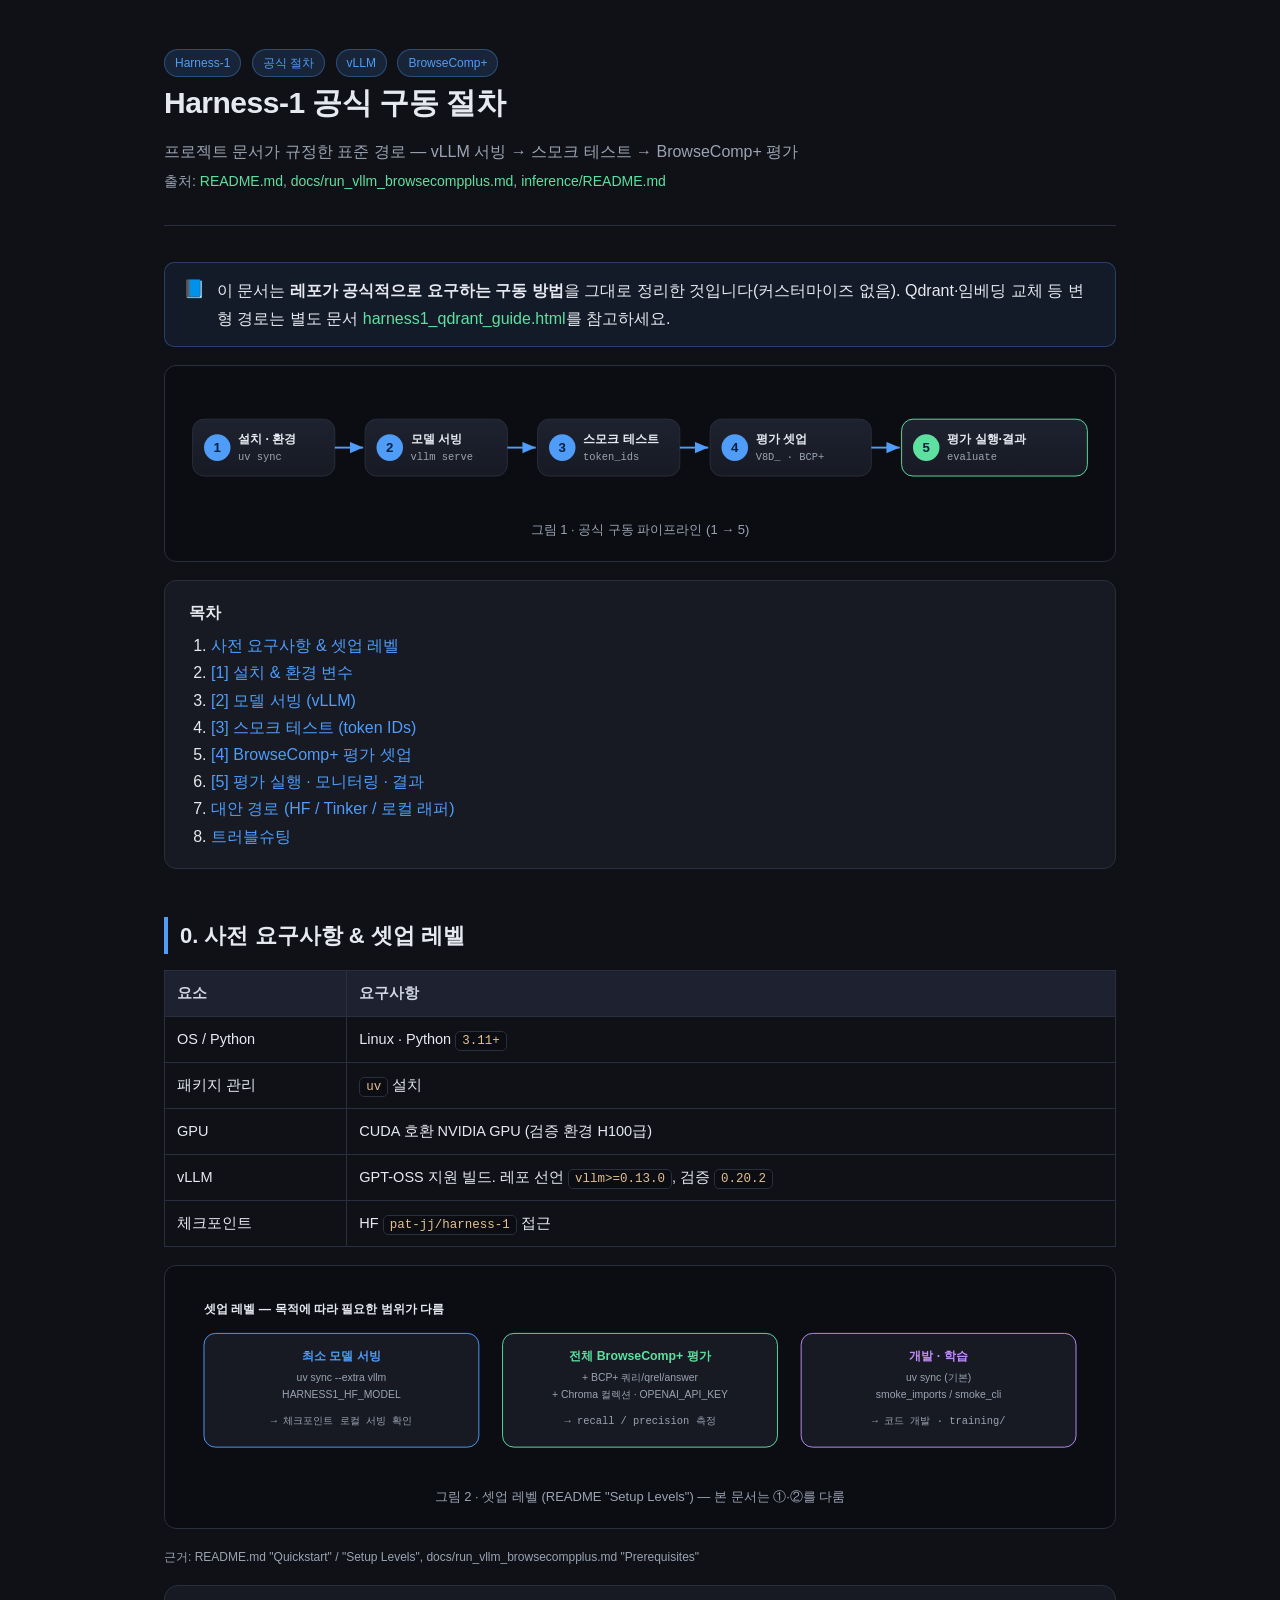
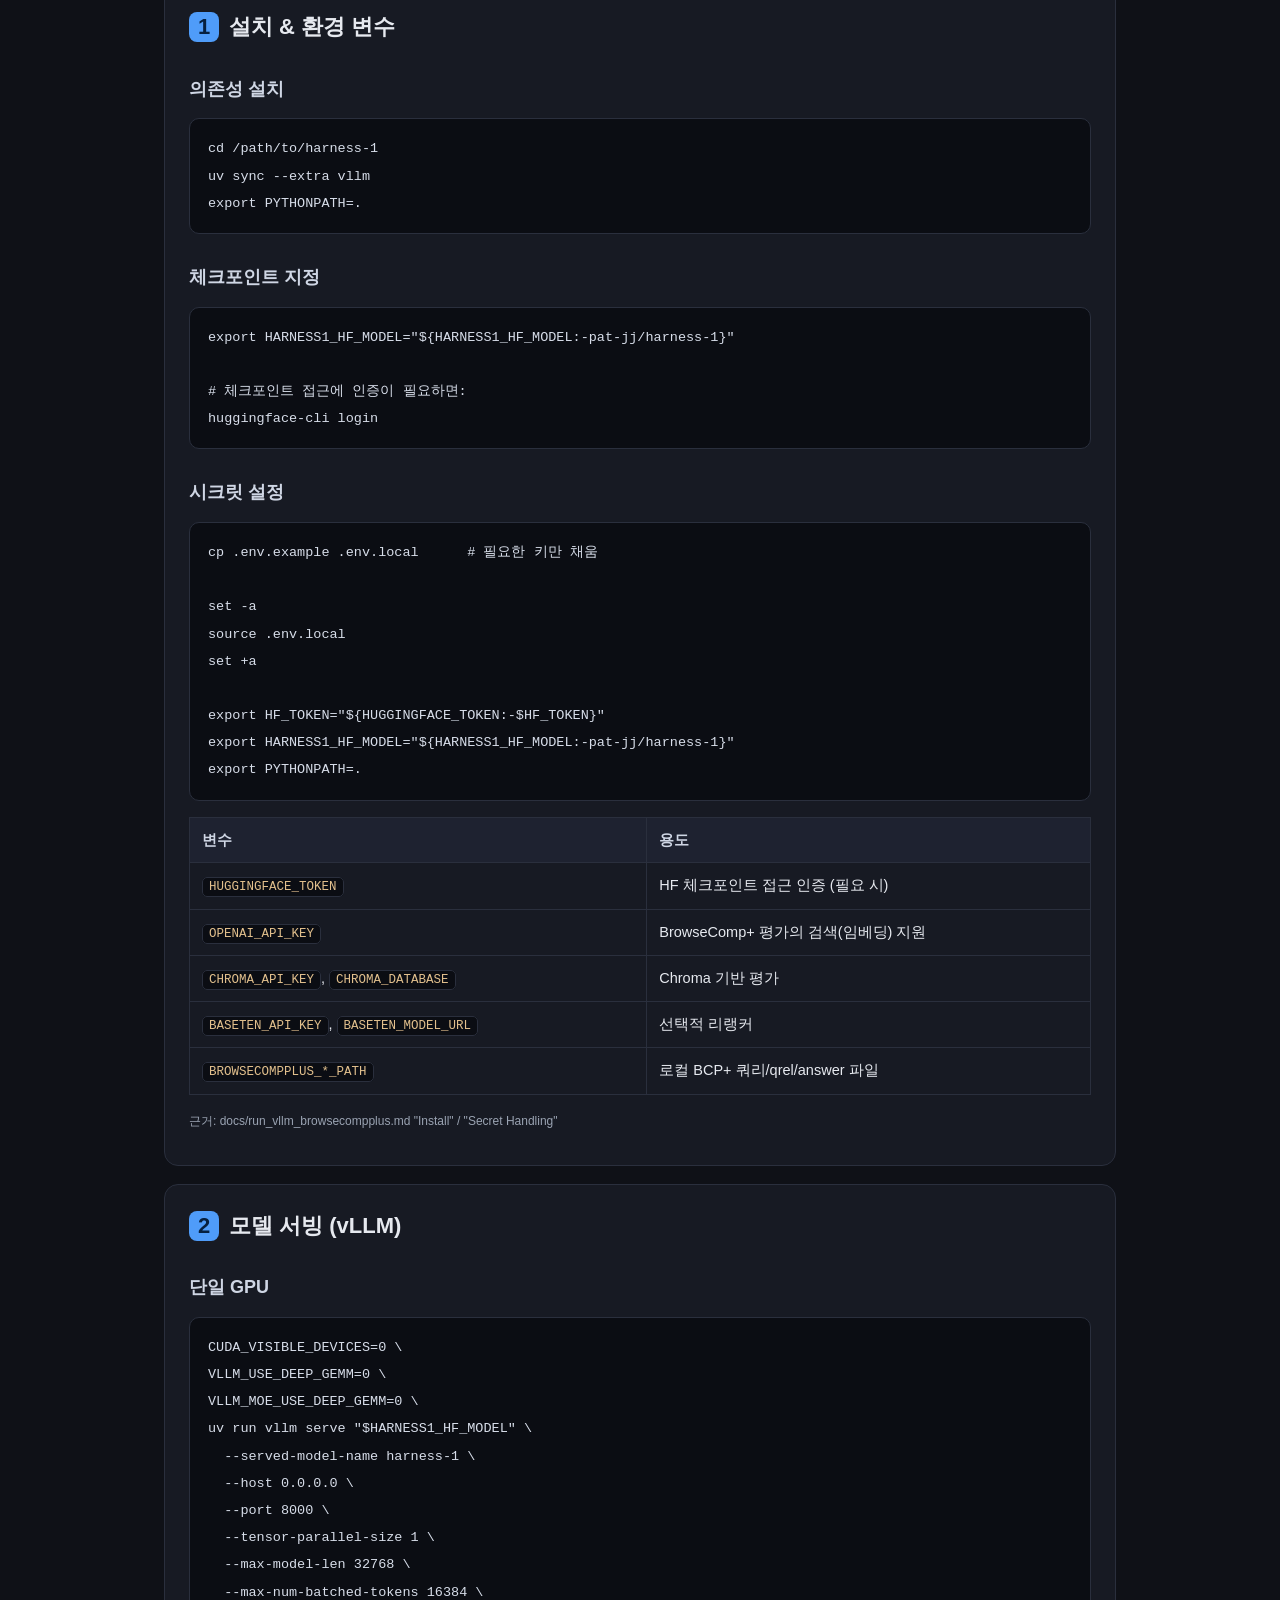
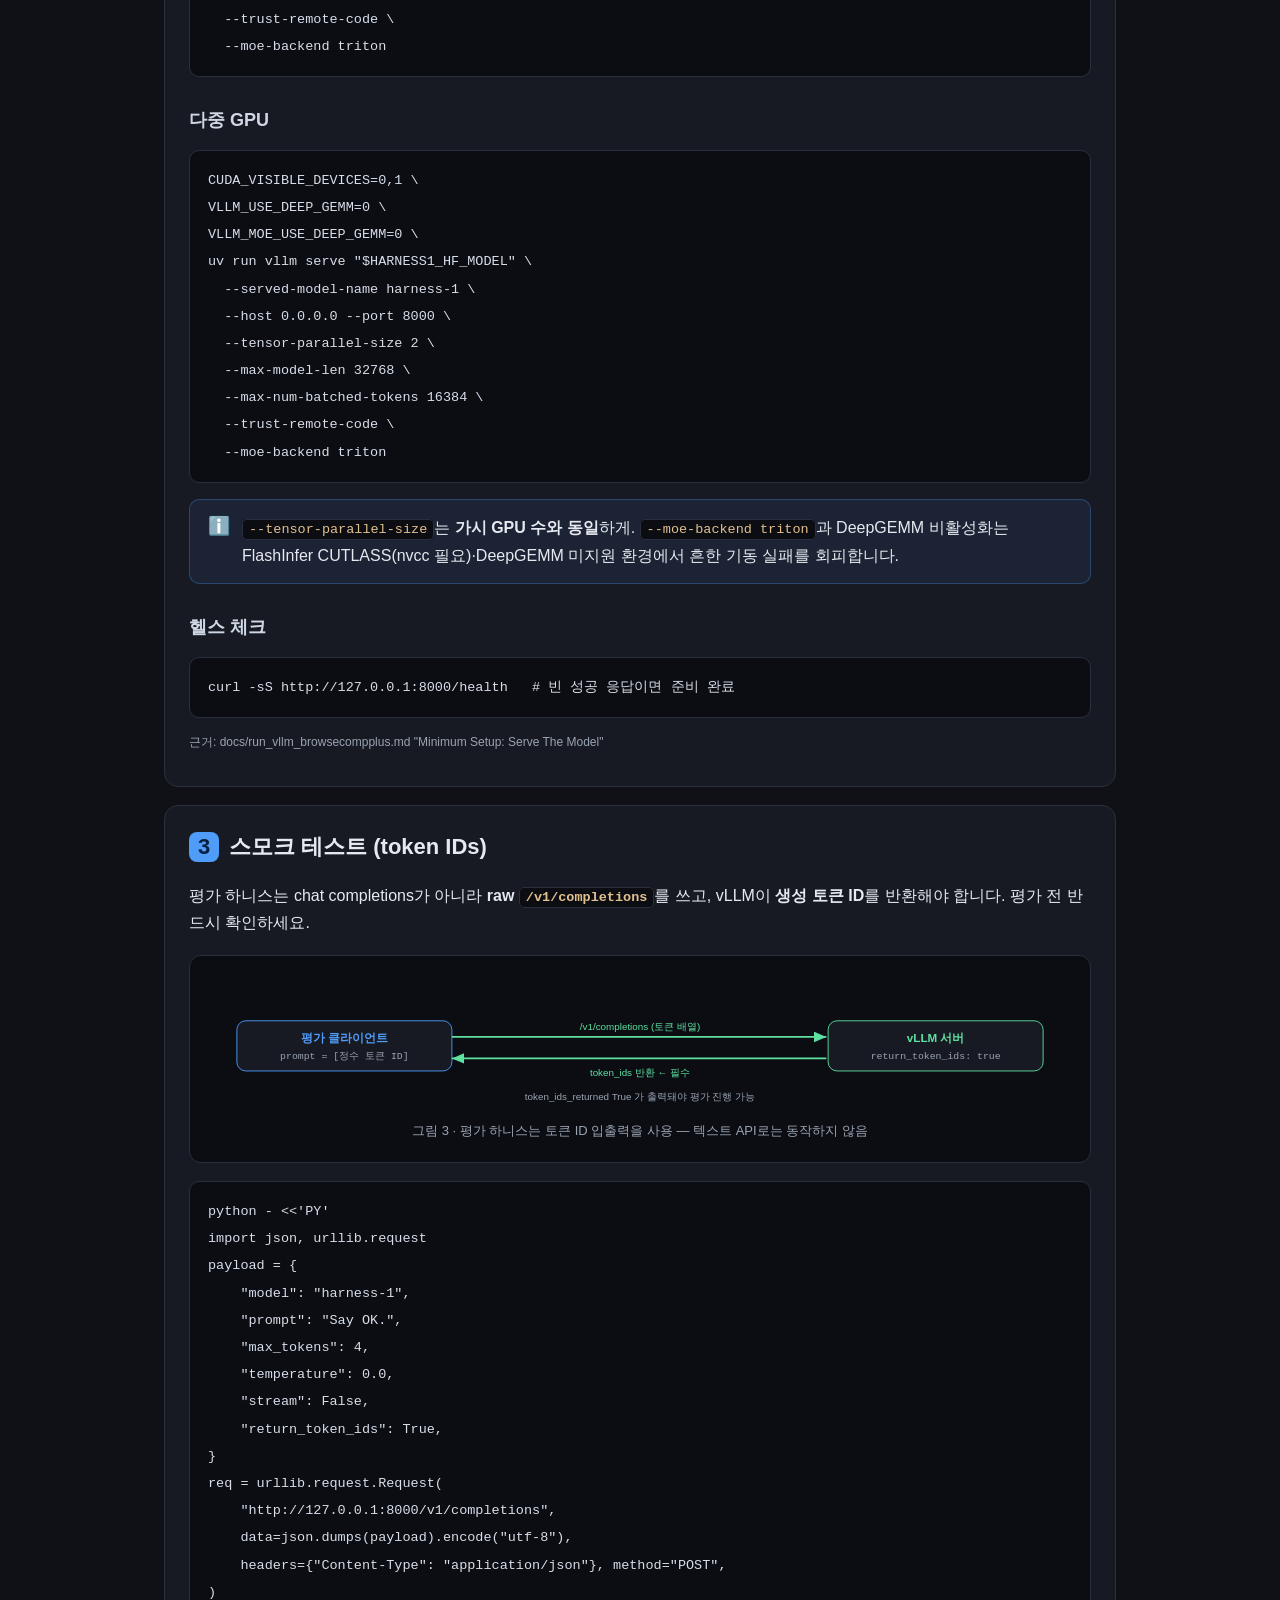
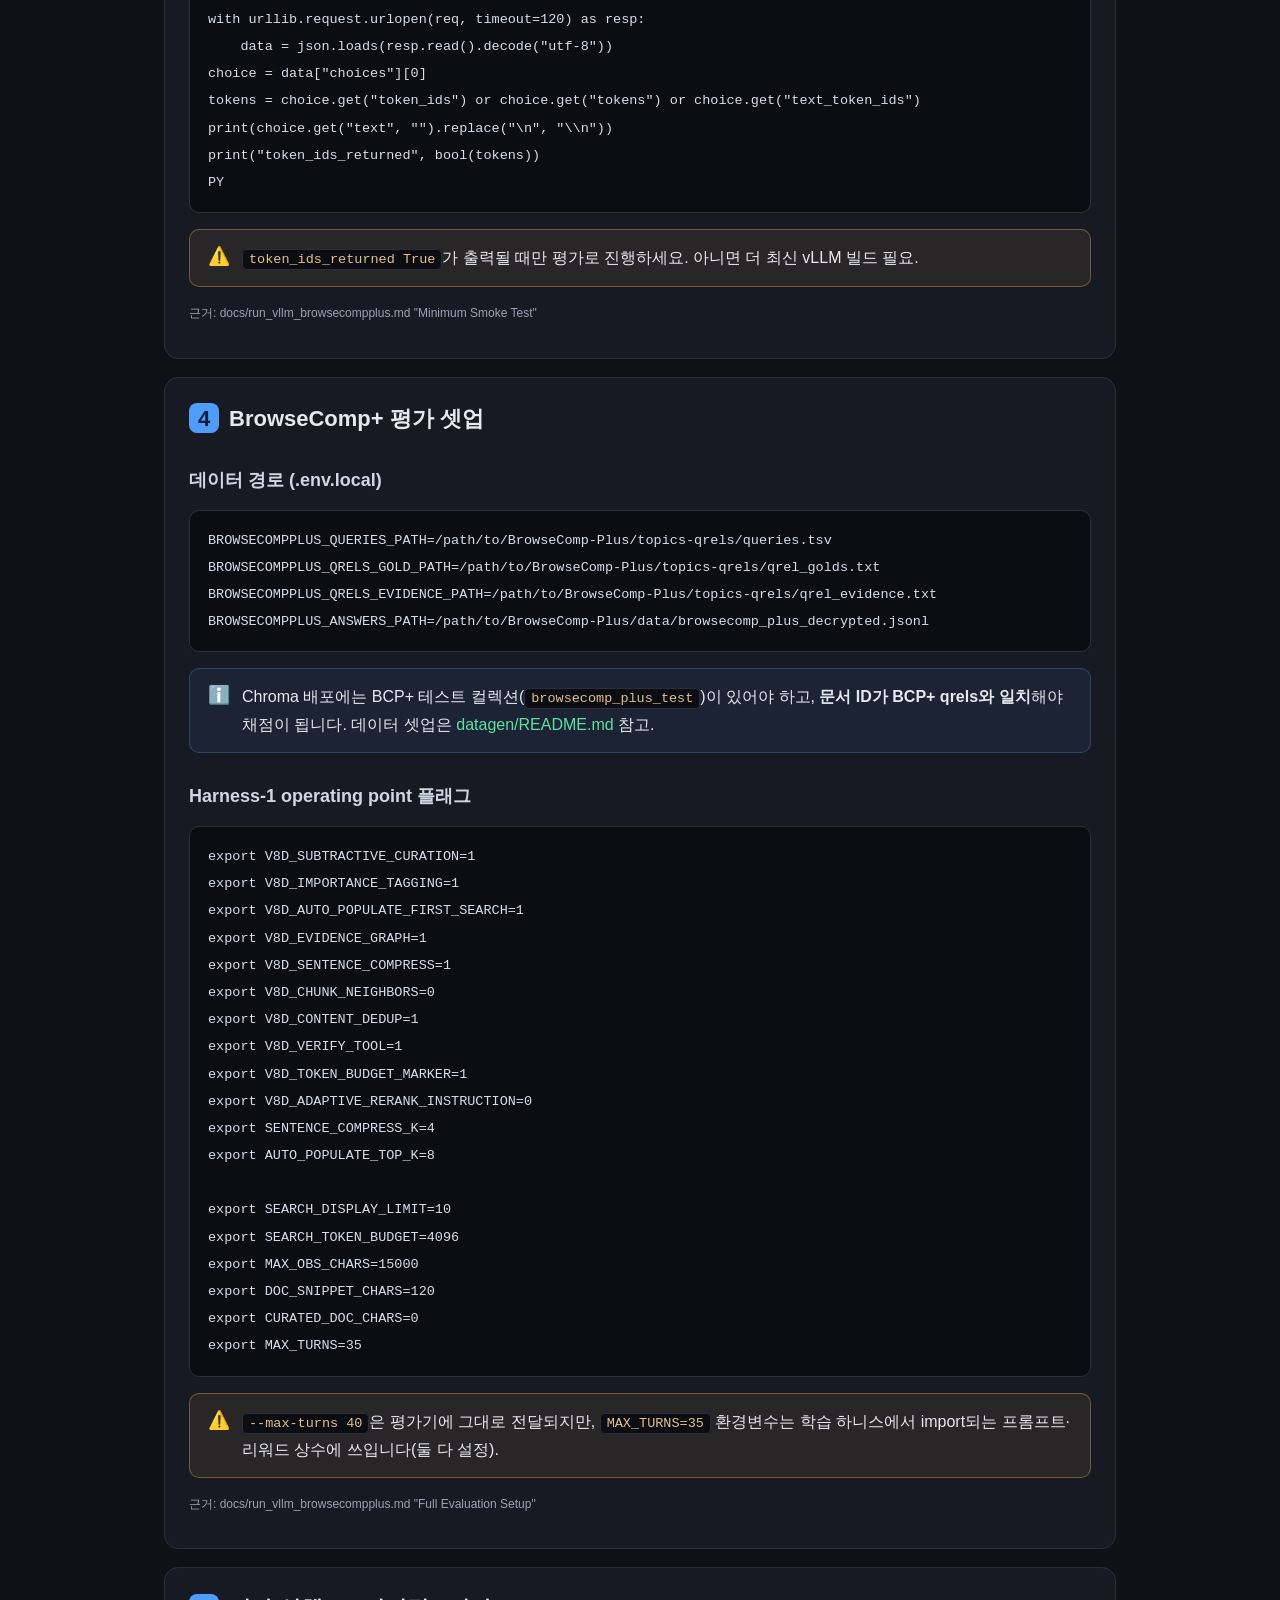
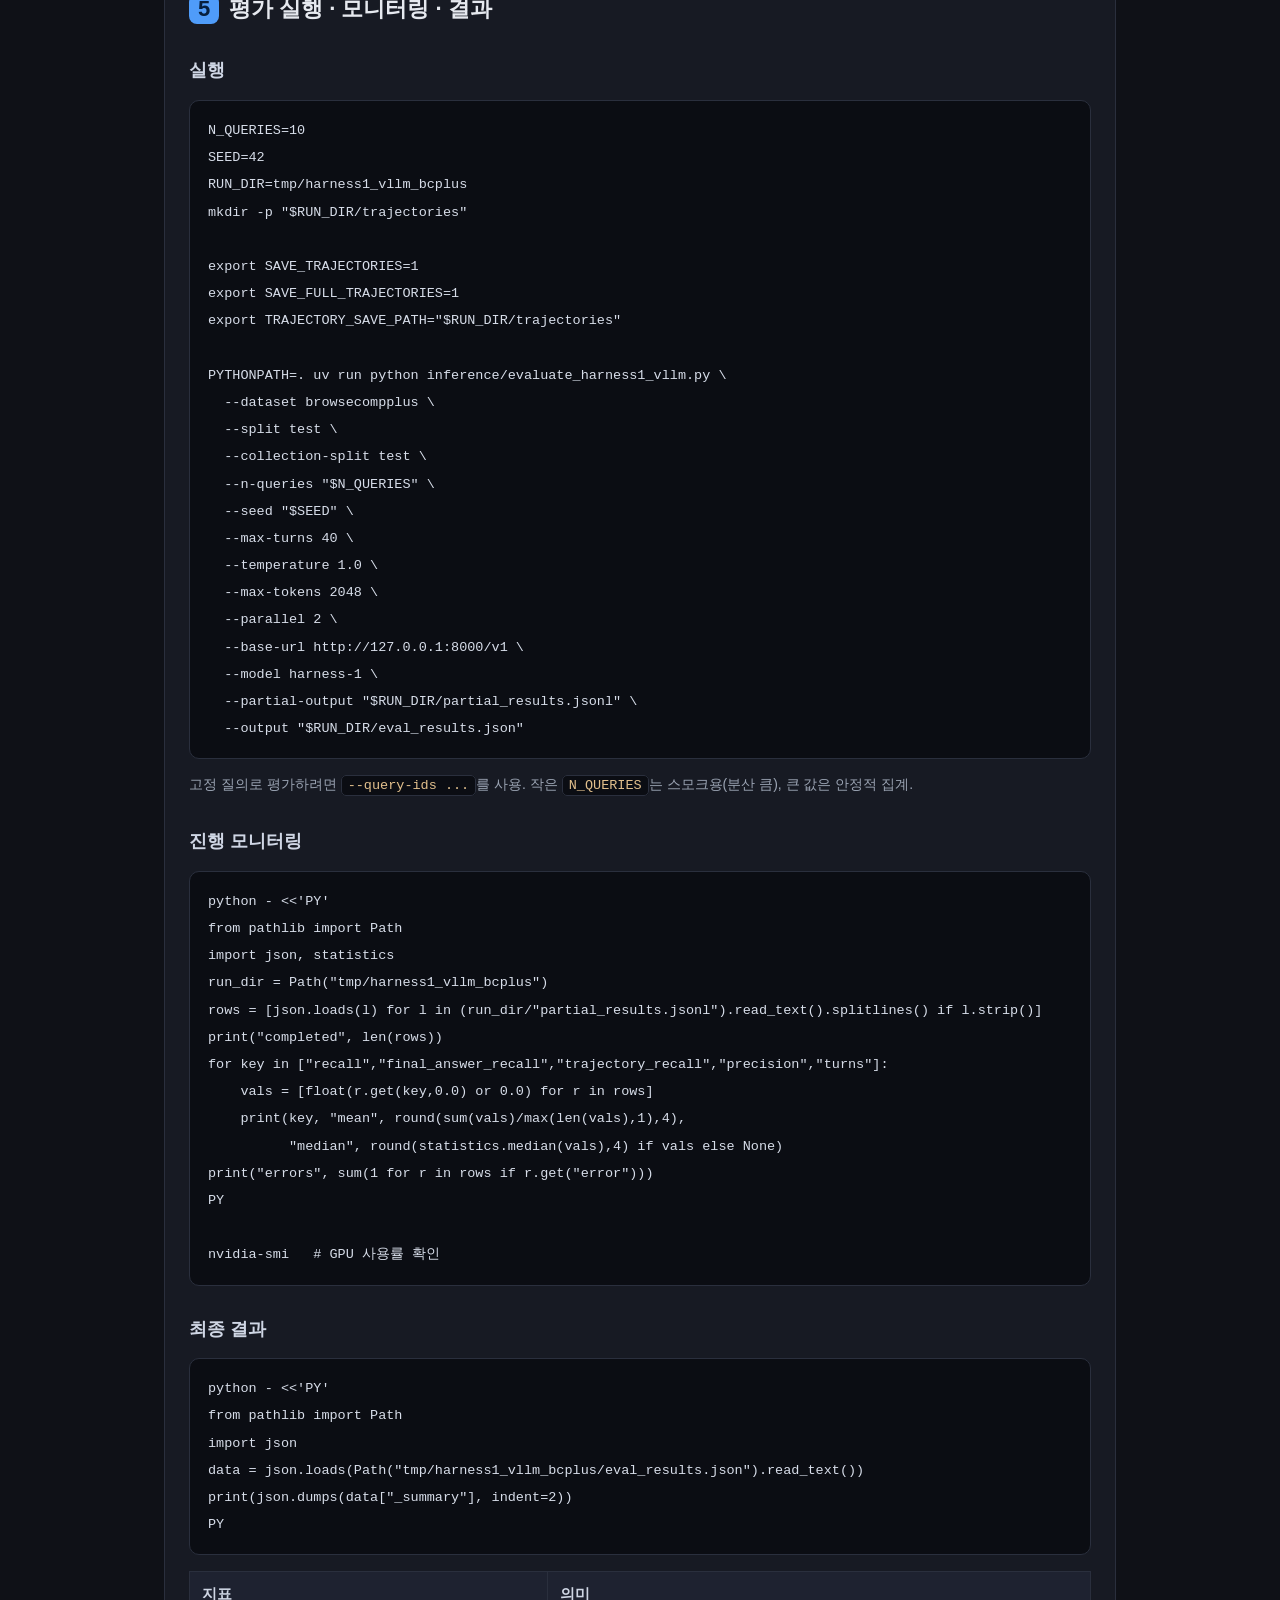
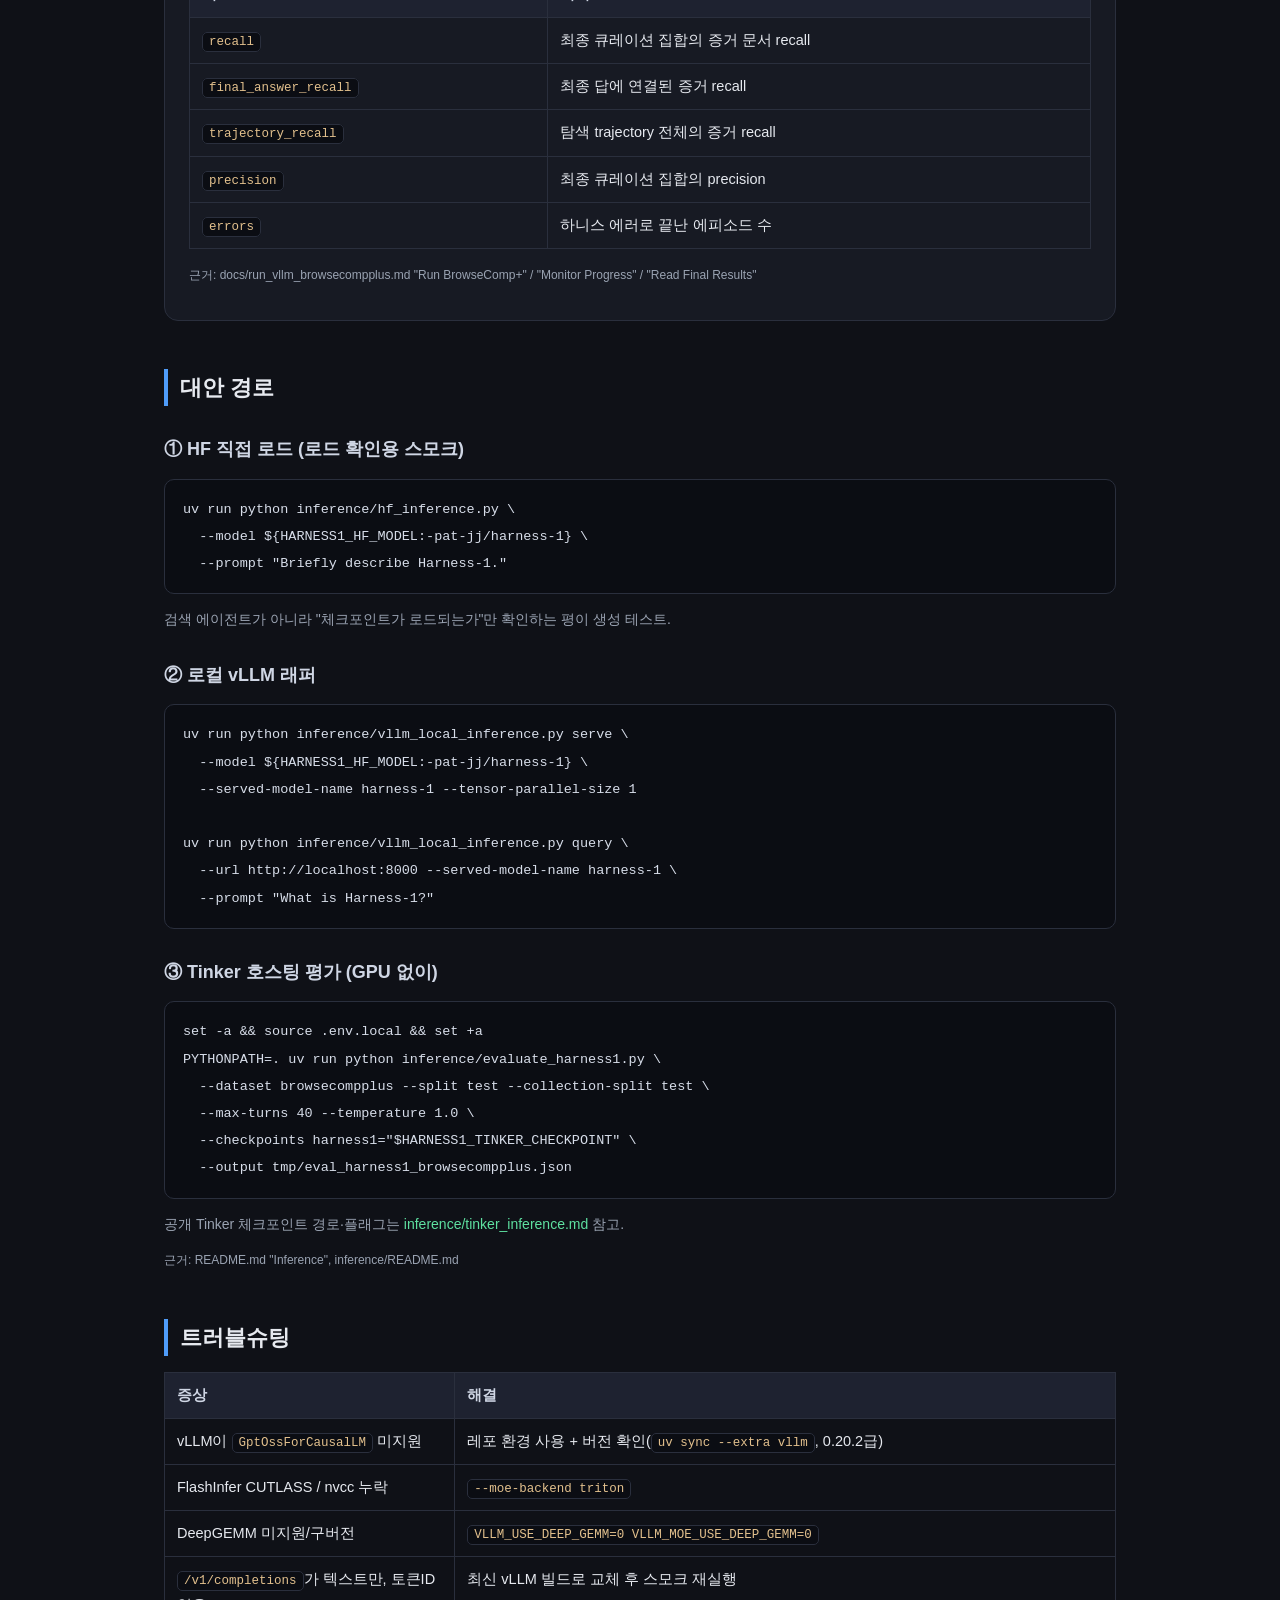
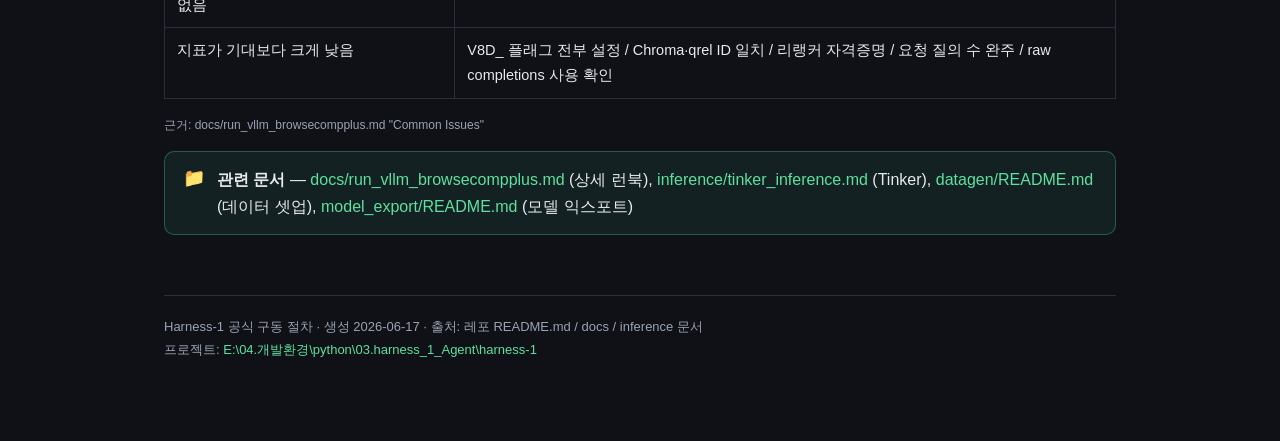
<file: docs/(삭제예정)harness1_official_run.html>
<!DOCTYPE html>
<html lang="ko">
<head>
<meta charset="UTF-8">
<meta name="viewport" content="width=device-width, initial-scale=1.0">
<title>Harness-1 공식 구동 절차 (vLLM + BrowseComp+)</title>
<style>
  :root {
    --bg:#0f1117; --panel:#171a23; --panel2:#1e2230; --text:#e6e9ef; --muted:#9aa3b2;
    --accent:#4f9cf9; --accent2:#5ee0a0; --accent3:#c08cf9; --warn:#f5b86b; --danger:#f06d6d;
    --border:#2a2f3d; --code-bg:#0b0d13;
  }
  * { box-sizing:border-box; }
  body { margin:0; background:var(--bg); color:var(--text);
    font-family:-apple-system,"Segoe UI","Malgun Gothic","Apple SD Gothic Neo",sans-serif;
    line-height:1.7; font-size:16px; }
  .wrap { max-width:1000px; margin:0 auto; padding:48px 24px 96px; }
  header.hero { border-bottom:1px solid var(--border); padding-bottom:28px; margin-bottom:36px; }
  header.hero h1 { font-size:30px; margin:0 0 10px; letter-spacing:-0.5px; }
  header.hero p { color:var(--muted); margin:4px 0; }
  .tag { display:inline-block; font-size:12px; padding:3px 10px; border-radius:999px;
    background:rgba(79,156,249,0.15); color:var(--accent); border:1px solid rgba(79,156,249,0.35); margin-right:6px; }
  h2 { font-size:22px; margin:48px 0 14px; padding-left:12px; border-left:4px solid var(--accent); }
  h3 { font-size:18px; margin:28px 0 10px; color:#cfd6e4; }
  a { color:var(--accent); }
  code { background:var(--code-bg); padding:2px 6px; border-radius:5px;
    font-family:"JetBrains Mono","Cascadia Code",Consolas,monospace; font-size:13.5px; color:#e2c08d; border:1px solid var(--border); }
  pre { background:var(--code-bg); border:1px solid var(--border); border-radius:10px; padding:16px 18px; overflow-x:auto; margin:14px 0; }
  pre code { background:none; border:none; padding:0; color:#d7dde9; font-size:13.5px; }
  .step { background:var(--panel); border:1px solid var(--border); border-radius:14px; padding:22px 24px; margin:18px 0; }
  .step .num { display:inline-flex; align-items:center; justify-content:center; width:30px; height:30px;
    border-radius:8px; background:var(--accent); color:#06203f; font-weight:700; margin-right:10px; }
  .step h2 { border:none; padding:0; margin:0 0 14px; display:flex; align-items:center; }
  .callout { border-radius:10px; padding:14px 18px; margin:16px 0; border:1px solid; display:flex; gap:12px; align-items:flex-start; }
  .callout .ico { font-size:18px; line-height:1.4; }
  .callout.info { background:rgba(79,156,249,0.08); border-color:rgba(79,156,249,0.3); }
  .callout.warn { background:rgba(245,184,107,0.08); border-color:rgba(245,184,107,0.35); }
  .callout.danger { background:rgba(240,109,109,0.08); border-color:rgba(240,109,109,0.35); }
  .callout.ok { background:rgba(94,224,160,0.08); border-color:rgba(94,224,160,0.3); }
  table { width:100%; border-collapse:collapse; margin:16px 0; font-size:14.5px; }
  th,td { border:1px solid var(--border); padding:10px 12px; text-align:left; vertical-align:top; }
  th { background:var(--panel2); color:#cfd6e4; }
  td code { font-size:12.5px; }
  .toc { background:var(--panel); border:1px solid var(--border); border-radius:12px; padding:18px 24px; margin:0 0 32px; }
  .toc ol { margin:6px 0 0; padding-left:22px; }
  .toc a { text-decoration:none; } .toc a:hover { text-decoration:underline; }
  .path { color:var(--accent2); }
  .muted { color:var(--muted); font-size:14px; }
  .fig { background:var(--code-bg); border:1px solid var(--border); border-radius:12px; padding:20px; margin:18px 0; }
  .fig svg { display:block; width:100%; height:auto; }
  .figcap { color:var(--muted); font-size:13px; text-align:center; margin-top:10px; }
  footer { margin-top:60px; padding-top:20px; border-top:1px solid var(--border); color:var(--muted); font-size:13px; }
  .svg-label { font:600 13px -apple-system,"Segoe UI",sans-serif; fill:var(--text); }
  .svg-sub { font:11px "JetBrains Mono",Consolas,monospace; fill:var(--muted); }
  .svg-small { font:11px -apple-system,"Segoe UI",sans-serif; fill:var(--muted); }
  .src { font-size:12px; color:var(--muted); margin-top:6px; }
</style>
</head>
<body>
<div class="wrap">

  <header class="hero">
    <div>
      <span class="tag">Harness-1</span>
      <span class="tag">공식 절차</span>
      <span class="tag">vLLM</span>
      <span class="tag">BrowseComp+</span>
    </div>
    <h1>Harness-1 공식 구동 절차</h1>
    <p>프로젝트 문서가 규정한 표준 경로 — vLLM 서빙 → 스모크 테스트 → BrowseComp+ 평가</p>
    <p class="muted">출처: <span class="path">README.md</span>, <span class="path">docs/run_vllm_browsecompplus.md</span>, <span class="path">inference/README.md</span></p>
  </header>

  <div class="callout info">
    <span class="ico">📘</span>
    <div>
      이 문서는 <strong>레포가 공식적으로 요구하는 구동 방법</strong>을 그대로 정리한 것입니다(커스터마이즈 없음).
      Qdrant·임베딩 교체 등 변형 경로는 별도 문서 <span class="path">harness1_qdrant_guide.html</span>를 참고하세요.
    </div>
  </div>

  <!-- ===== PIPELINE SVG ===== -->
  <div class="fig">
    <svg viewBox="0 0 960 130" role="img" aria-label="공식 파이프라인">
      <defs>
        <marker id="arrow" markerWidth="10" markerHeight="10" refX="7" refY="3" orient="auto"><path d="M0,0 L7,3 L0,6 Z" fill="#4f9cf9"/></marker>
        <linearGradient id="g" x1="0" y1="0" x2="0" y2="1"><stop offset="0" stop-color="#1e2230"/><stop offset="1" stop-color="#171a23"/></linearGradient>
      </defs>
      <g>
        <rect x="8"   y="35" width="150" height="60" rx="12" fill="url(#g)" stroke="#2a2f3d"/>
        <circle cx="34" cy="65" r="14" fill="#4f9cf9"/><text x="34" y="70" text-anchor="middle" font-weight="700" fill="#06203f" font-size="14">1</text>
        <text x="56" y="60" class="svg-label">설치 · 환경</text><text x="56" y="78" class="svg-sub">uv sync</text>
        <rect x="190" y="35" width="150" height="60" rx="12" fill="url(#g)" stroke="#2a2f3d"/>
        <circle cx="216" cy="65" r="14" fill="#4f9cf9"/><text x="216" y="70" text-anchor="middle" font-weight="700" fill="#06203f" font-size="14">2</text>
        <text x="238" y="60" class="svg-label">모델 서빙</text><text x="238" y="78" class="svg-sub">vllm serve</text>
        <rect x="372" y="35" width="150" height="60" rx="12" fill="url(#g)" stroke="#2a2f3d"/>
        <circle cx="398" cy="65" r="14" fill="#4f9cf9"/><text x="398" y="70" text-anchor="middle" font-weight="700" fill="#06203f" font-size="14">3</text>
        <text x="420" y="60" class="svg-label">스모크 테스트</text><text x="420" y="78" class="svg-sub">token_ids</text>
        <rect x="554" y="35" width="170" height="60" rx="12" fill="url(#g)" stroke="#2a2f3d"/>
        <circle cx="580" cy="65" r="14" fill="#4f9cf9"/><text x="580" y="70" text-anchor="middle" font-weight="700" fill="#06203f" font-size="14">4</text>
        <text x="602" y="60" class="svg-label">평가 셋업</text><text x="602" y="78" class="svg-sub">V8D_ · BCP+</text>
        <rect x="756" y="35" width="196" height="60" rx="12" fill="url(#g)" stroke="#5ee0a0"/>
        <circle cx="782" cy="65" r="14" fill="#5ee0a0"/><text x="782" y="70" text-anchor="middle" font-weight="700" fill="#06203f" font-size="14">5</text>
        <text x="804" y="60" class="svg-label">평가 실행·결과</text><text x="804" y="78" class="svg-sub">evaluate</text>
      </g>
      <line x1="158" y1="65" x2="188" y2="65" stroke="#4f9cf9" stroke-width="2" marker-end="url(#arrow)"/>
      <line x1="340" y1="65" x2="370" y2="65" stroke="#4f9cf9" stroke-width="2" marker-end="url(#arrow)"/>
      <line x1="522" y1="65" x2="552" y2="65" stroke="#4f9cf9" stroke-width="2" marker-end="url(#arrow)"/>
      <line x1="724" y1="65" x2="754" y2="65" stroke="#4f9cf9" stroke-width="2" marker-end="url(#arrow)"/>
    </svg>
    <div class="figcap">그림 1 · 공식 구동 파이프라인 (1 → 5)</div>
  </div>

  <div class="toc">
    <strong>목차</strong>
    <ol>
      <li><a href="#prereq">사전 요구사항 &amp; 셋업 레벨</a></li>
      <li><a href="#s1">[1] 설치 &amp; 환경 변수</a></li>
      <li><a href="#s2">[2] 모델 서빙 (vLLM)</a></li>
      <li><a href="#s3">[3] 스모크 테스트 (token IDs)</a></li>
      <li><a href="#s4">[4] BrowseComp+ 평가 셋업</a></li>
      <li><a href="#s5">[5] 평가 실행 · 모니터링 · 결과</a></li>
      <li><a href="#alt">대안 경로 (HF / Tinker / 로컬 래퍼)</a></li>
      <li><a href="#trouble">트러블슈팅</a></li>
    </ol>
  </div>

  <!-- ===== PREREQ ===== -->
  <section id="prereq">
    <h2>0. 사전 요구사항 &amp; 셋업 레벨</h2>
    <table>
      <tr><th>요소</th><th>요구사항</th></tr>
      <tr><td>OS / Python</td><td>Linux · Python <code>3.11+</code></td></tr>
      <tr><td>패키지 관리</td><td><code>uv</code> 설치</td></tr>
      <tr><td>GPU</td><td>CUDA 호환 NVIDIA GPU (검증 환경 H100급)</td></tr>
      <tr><td>vLLM</td><td>GPT-OSS 지원 빌드. 레포 선언 <code>vllm&gt;=0.13.0</code>, 검증 <code>0.20.2</code></td></tr>
      <tr><td>체크포인트</td><td>HF <code>pat-jj/harness-1</code> 접근</td></tr>
    </table>

    <!-- ===== SETUP LEVELS SVG ===== -->
    <div class="fig">
      <svg viewBox="0 0 960 200" role="img" aria-label="셋업 레벨">
        <text x="20" y="28" class="svg-label">셋업 레벨 — 목적에 따라 필요한 범위가 다름</text>
        <!-- L1 -->
        <rect x="20" y="50" width="290" height="120" rx="12" fill="#171a23" stroke="#4f9cf9"/>
        <text x="165" y="78" text-anchor="middle" class="svg-label" style="fill:#4f9cf9">최소 모델 서빙</text>
        <text x="165" y="100" text-anchor="middle" class="svg-small">uv sync --extra vllm</text>
        <text x="165" y="118" text-anchor="middle" class="svg-small">HARNESS1_HF_MODEL</text>
        <text x="165" y="146" text-anchor="middle" class="svg-sub">→ 체크포인트 로컬 서빙 확인</text>
        <!-- L2 -->
        <rect x="335" y="50" width="290" height="120" rx="12" fill="#171a23" stroke="#5ee0a0"/>
        <text x="480" y="78" text-anchor="middle" class="svg-label" style="fill:#5ee0a0">전체 BrowseComp+ 평가</text>
        <text x="480" y="100" text-anchor="middle" class="svg-small">+ BCP+ 쿼리/qrel/answer</text>
        <text x="480" y="118" text-anchor="middle" class="svg-small">+ Chroma 컬렉션 · OPENAI_API_KEY</text>
        <text x="480" y="146" text-anchor="middle" class="svg-sub">→ recall / precision 측정</text>
        <!-- L3 -->
        <rect x="650" y="50" width="290" height="120" rx="12" fill="#171a23" stroke="#c08cf9"/>
        <text x="795" y="78" text-anchor="middle" class="svg-label" style="fill:#c08cf9">개발 · 학습</text>
        <text x="795" y="100" text-anchor="middle" class="svg-small">uv sync (기본)</text>
        <text x="795" y="118" text-anchor="middle" class="svg-small">smoke_imports / smoke_cli</text>
        <text x="795" y="146" text-anchor="middle" class="svg-sub">→ 코드 개발 · training/</text>
      </svg>
      <div class="figcap">그림 2 · 셋업 레벨 (README "Setup Levels") — 본 문서는 ①·②를 다룸</div>
    </div>

    <p class="src">근거: README.md "Quickstart" / "Setup Levels", docs/run_vllm_browsecompplus.md "Prerequisites"</p>
  </section>

  <!-- ===== S1 ===== -->
  <section id="s1" class="step">
    <h2><span class="num">1</span> 설치 &amp; 환경 변수</h2>

    <h3>의존성 설치</h3>
    <pre><code>cd /path/to/harness-1
uv sync --extra vllm
export PYTHONPATH=.</code></pre>

    <h3>체크포인트 지정</h3>
    <pre><code>export HARNESS1_HF_MODEL="${HARNESS1_HF_MODEL:-pat-jj/harness-1}"

# 체크포인트 접근에 인증이 필요하면:
huggingface-cli login</code></pre>

    <h3>시크릿 설정</h3>
    <pre><code>cp .env.example .env.local      # 필요한 키만 채움

set -a
source .env.local
set +a

export HF_TOKEN="${HUGGINGFACE_TOKEN:-$HF_TOKEN}"
export HARNESS1_HF_MODEL="${HARNESS1_HF_MODEL:-pat-jj/harness-1}"
export PYTHONPATH=.</code></pre>

    <table>
      <tr><th>변수</th><th>용도</th></tr>
      <tr><td><code>HUGGINGFACE_TOKEN</code></td><td>HF 체크포인트 접근 인증 (필요 시)</td></tr>
      <tr><td><code>OPENAI_API_KEY</code></td><td>BrowseComp+ 평가의 검색(임베딩) 지원</td></tr>
      <tr><td><code>CHROMA_API_KEY</code>, <code>CHROMA_DATABASE</code></td><td>Chroma 기반 평가</td></tr>
      <tr><td><code>BASETEN_API_KEY</code>, <code>BASETEN_MODEL_URL</code></td><td>선택적 리랭커</td></tr>
      <tr><td><code>BROWSECOMPPLUS_*_PATH</code></td><td>로컬 BCP+ 쿼리/qrel/answer 파일</td></tr>
    </table>
    <p class="src">근거: docs/run_vllm_browsecompplus.md "Install" / "Secret Handling"</p>
  </section>

  <!-- ===== S2 ===== -->
  <section id="s2" class="step">
    <h2><span class="num">2</span> 모델 서빙 (vLLM)</h2>

    <h3>단일 GPU</h3>
    <pre><code>CUDA_VISIBLE_DEVICES=0 \
VLLM_USE_DEEP_GEMM=0 \
VLLM_MOE_USE_DEEP_GEMM=0 \
uv run vllm serve "$HARNESS1_HF_MODEL" \
  --served-model-name harness-1 \
  --host 0.0.0.0 \
  --port 8000 \
  --tensor-parallel-size 1 \
  --max-model-len 32768 \
  --max-num-batched-tokens 16384 \
  --trust-remote-code \
  --moe-backend triton</code></pre>

    <h3>다중 GPU</h3>
    <pre><code>CUDA_VISIBLE_DEVICES=0,1 \
VLLM_USE_DEEP_GEMM=0 \
VLLM_MOE_USE_DEEP_GEMM=0 \
uv run vllm serve "$HARNESS1_HF_MODEL" \
  --served-model-name harness-1 \
  --host 0.0.0.0 --port 8000 \
  --tensor-parallel-size 2 \
  --max-model-len 32768 \
  --max-num-batched-tokens 16384 \
  --trust-remote-code \
  --moe-backend triton</code></pre>

    <div class="callout info">
      <span class="ico">ℹ️</span>
      <div>
        <code>--tensor-parallel-size</code>는 <strong>가시 GPU 수와 동일</strong>하게. <code>--moe-backend triton</code>과
        DeepGEMM 비활성화는 FlashInfer CUTLASS(nvcc 필요)·DeepGEMM 미지원 환경에서 흔한 기동 실패를 회피합니다.
      </div>
    </div>

    <h3>헬스 체크</h3>
    <pre><code>curl -sS http://127.0.0.1:8000/health   # 빈 성공 응답이면 준비 완료</code></pre>
    <p class="src">근거: docs/run_vllm_browsecompplus.md "Minimum Setup: Serve The Model"</p>
  </section>

  <!-- ===== S3 ===== -->
  <section id="s3" class="step">
    <h2><span class="num">3</span> 스모크 테스트 (token IDs)</h2>
    <p>
      평가 하니스는 chat completions가 아니라 <strong>raw <code>/v1/completions</code></strong>를 쓰고,
      vLLM이 <strong>생성 토큰 ID</strong>를 반환해야 합니다. 평가 전 반드시 확인하세요.
    </p>

    <!-- ===== TOKEN PROTOCOL SVG ===== -->
    <div class="fig">
      <svg viewBox="0 0 960 150" role="img" aria-label="토큰 ID 프로토콜">
        <defs><marker id="ar" markerWidth="10" markerHeight="10" refX="7" refY="3" orient="auto"><path d="M0,0 L7,3 L0,6 Z" fill="#5ee0a0"/></marker></defs>
        <rect x="30" y="50" width="240" height="56" rx="10" fill="#171a23" stroke="#4f9cf9"/>
        <text x="150" y="74" text-anchor="middle" class="svg-label" style="fill:#4f9cf9">평가 클라이언트</text>
        <text x="150" y="93" text-anchor="middle" class="svg-sub">prompt = [정수 토큰 ID]</text>
        <rect x="690" y="50" width="240" height="56" rx="10" fill="#171a23" stroke="#5ee0a0"/>
        <text x="810" y="74" text-anchor="middle" class="svg-label" style="fill:#5ee0a0">vLLM 서버</text>
        <text x="810" y="93" text-anchor="middle" class="svg-sub">return_token_ids: true</text>
        <line x1="270" y1="68" x2="688" y2="68" stroke="#5ee0a0" stroke-width="2" marker-end="url(#ar)"/>
        <text x="480" y="60" text-anchor="middle" class="svg-small" style="fill:#5ee0a0">/v1/completions (토큰 배열)</text>
        <line x1="688" y1="92" x2="270" y2="92" stroke="#5ee0a0" stroke-width="2" marker-end="url(#ar)"/>
        <text x="480" y="112" text-anchor="middle" class="svg-small" style="fill:#5ee0a0">token_ids 반환 ← 필수</text>
        <text x="480" y="138" text-anchor="middle" class="svg-small">token_ids_returned True 가 출력돼야 평가 진행 가능</text>
      </svg>
      <div class="figcap">그림 3 · 평가 하니스는 토큰 ID 입출력을 사용 — 텍스트 API로는 동작하지 않음</div>
    </div>

    <pre><code>python - &lt;&lt;'PY'
import json, urllib.request
payload = {
    "model": "harness-1",
    "prompt": "Say OK.",
    "max_tokens": 4,
    "temperature": 0.0,
    "stream": False,
    "return_token_ids": True,
}
req = urllib.request.Request(
    "http://127.0.0.1:8000/v1/completions",
    data=json.dumps(payload).encode("utf-8"),
    headers={"Content-Type": "application/json"}, method="POST",
)
with urllib.request.urlopen(req, timeout=120) as resp:
    data = json.loads(resp.read().decode("utf-8"))
choice = data["choices"][0]
tokens = choice.get("token_ids") or choice.get("tokens") or choice.get("text_token_ids")
print(choice.get("text", "").replace("\n", "\\n"))
print("token_ids_returned", bool(tokens))
PY</code></pre>

    <div class="callout warn">
      <span class="ico">⚠️</span>
      <div><code>token_ids_returned True</code>가 출력될 때만 평가로 진행하세요. 아니면 더 최신 vLLM 빌드 필요.</div>
    </div>
    <p class="src">근거: docs/run_vllm_browsecompplus.md "Minimum Smoke Test"</p>
  </section>

  <!-- ===== S4 ===== -->
  <section id="s4" class="step">
    <h2><span class="num">4</span> BrowseComp+ 평가 셋업</h2>

    <h3>데이터 경로 (.env.local)</h3>
    <pre><code>BROWSECOMPPLUS_QUERIES_PATH=/path/to/BrowseComp-Plus/topics-qrels/queries.tsv
BROWSECOMPPLUS_QRELS_GOLD_PATH=/path/to/BrowseComp-Plus/topics-qrels/qrel_golds.txt
BROWSECOMPPLUS_QRELS_EVIDENCE_PATH=/path/to/BrowseComp-Plus/topics-qrels/qrel_evidence.txt
BROWSECOMPPLUS_ANSWERS_PATH=/path/to/BrowseComp-Plus/data/browsecomp_plus_decrypted.jsonl</code></pre>

    <div class="callout info">
      <span class="ico">ℹ️</span>
      <div>Chroma 배포에는 BCP+ 테스트 컬렉션(<code>browsecomp_plus_test</code>)이 있어야 하고, <strong>문서 ID가 BCP+ qrels와 일치</strong>해야 채점이 됩니다. 데이터 셋업은 <span class="path">datagen/README.md</span> 참고.</div>
    </div>

    <h3>Harness-1 operating point 플래그</h3>
    <pre><code>export V8D_SUBTRACTIVE_CURATION=1
export V8D_IMPORTANCE_TAGGING=1
export V8D_AUTO_POPULATE_FIRST_SEARCH=1
export V8D_EVIDENCE_GRAPH=1
export V8D_SENTENCE_COMPRESS=1
export V8D_CHUNK_NEIGHBORS=0
export V8D_CONTENT_DEDUP=1
export V8D_VERIFY_TOOL=1
export V8D_TOKEN_BUDGET_MARKER=1
export V8D_ADAPTIVE_RERANK_INSTRUCTION=0
export SENTENCE_COMPRESS_K=4
export AUTO_POPULATE_TOP_K=8

export SEARCH_DISPLAY_LIMIT=10
export SEARCH_TOKEN_BUDGET=4096
export MAX_OBS_CHARS=15000
export DOC_SNIPPET_CHARS=120
export CURATED_DOC_CHARS=0
export MAX_TURNS=35</code></pre>

    <div class="callout warn">
      <span class="ico">⚠️</span>
      <div><code>--max-turns 40</code>은 평가기에 그대로 전달되지만, <code>MAX_TURNS=35</code> 환경변수는 학습 하니스에서 import되는 프롬프트·리워드 상수에 쓰입니다(둘 다 설정).</div>
    </div>
    <p class="src">근거: docs/run_vllm_browsecompplus.md "Full Evaluation Setup"</p>
  </section>

  <!-- ===== S5 ===== -->
  <section id="s5" class="step">
    <h2><span class="num">5</span> 평가 실행 · 모니터링 · 결과</h2>

    <h3>실행</h3>
    <pre><code>N_QUERIES=10
SEED=42
RUN_DIR=tmp/harness1_vllm_bcplus
mkdir -p "$RUN_DIR/trajectories"

export SAVE_TRAJECTORIES=1
export SAVE_FULL_TRAJECTORIES=1
export TRAJECTORY_SAVE_PATH="$RUN_DIR/trajectories"

PYTHONPATH=. uv run python inference/evaluate_harness1_vllm.py \
  --dataset browsecompplus \
  --split test \
  --collection-split test \
  --n-queries "$N_QUERIES" \
  --seed "$SEED" \
  --max-turns 40 \
  --temperature 1.0 \
  --max-tokens 2048 \
  --parallel 2 \
  --base-url http://127.0.0.1:8000/v1 \
  --model harness-1 \
  --partial-output "$RUN_DIR/partial_results.jsonl" \
  --output "$RUN_DIR/eval_results.json"</code></pre>
    <p class="muted">고정 질의로 평가하려면 <code>--query-ids ...</code>를 사용. 작은 <code>N_QUERIES</code>는 스모크용(분산 큼), 큰 값은 안정적 집계.</p>

    <h3>진행 모니터링</h3>
    <pre><code>python - &lt;&lt;'PY'
from pathlib import Path
import json, statistics
run_dir = Path("tmp/harness1_vllm_bcplus")
rows = [json.loads(l) for l in (run_dir/"partial_results.jsonl").read_text().splitlines() if l.strip()]
print("completed", len(rows))
for key in ["recall","final_answer_recall","trajectory_recall","precision","turns"]:
    vals = [float(r.get(key,0.0) or 0.0) for r in rows]
    print(key, "mean", round(sum(vals)/max(len(vals),1),4),
          "median", round(statistics.median(vals),4) if vals else None)
print("errors", sum(1 for r in rows if r.get("error")))
PY

nvidia-smi   # GPU 사용률 확인</code></pre>

    <h3>최종 결과</h3>
    <pre><code>python - &lt;&lt;'PY'
from pathlib import Path
import json
data = json.loads(Path("tmp/harness1_vllm_bcplus/eval_results.json").read_text())
print(json.dumps(data["_summary"], indent=2))
PY</code></pre>

    <table>
      <tr><th>지표</th><th>의미</th></tr>
      <tr><td><code>recall</code></td><td>최종 큐레이션 집합의 증거 문서 recall</td></tr>
      <tr><td><code>final_answer_recall</code></td><td>최종 답에 연결된 증거 recall</td></tr>
      <tr><td><code>trajectory_recall</code></td><td>탐색 trajectory 전체의 증거 recall</td></tr>
      <tr><td><code>precision</code></td><td>최종 큐레이션 집합의 precision</td></tr>
      <tr><td><code>errors</code></td><td>하니스 에러로 끝난 에피소드 수</td></tr>
    </table>
    <p class="src">근거: docs/run_vllm_browsecompplus.md "Run BrowseComp+" / "Monitor Progress" / "Read Final Results"</p>
  </section>

  <!-- ===== ALT ===== -->
  <section id="alt">
    <h2>대안 경로</h2>

    <h3>① HF 직접 로드 (로드 확인용 스모크)</h3>
    <pre><code>uv run python inference/hf_inference.py \
  --model ${HARNESS1_HF_MODEL:-pat-jj/harness-1} \
  --prompt "Briefly describe Harness-1."</code></pre>
    <p class="muted">검색 에이전트가 아니라 "체크포인트가 로드되는가"만 확인하는 평이 생성 테스트.</p>

    <h3>② 로컬 vLLM 래퍼</h3>
    <pre><code>uv run python inference/vllm_local_inference.py serve \
  --model ${HARNESS1_HF_MODEL:-pat-jj/harness-1} \
  --served-model-name harness-1 --tensor-parallel-size 1

uv run python inference/vllm_local_inference.py query \
  --url http://localhost:8000 --served-model-name harness-1 \
  --prompt "What is Harness-1?"</code></pre>

    <h3>③ Tinker 호스팅 평가 (GPU 없이)</h3>
    <pre><code>set -a && source .env.local && set +a
PYTHONPATH=. uv run python inference/evaluate_harness1.py \
  --dataset browsecompplus --split test --collection-split test \
  --max-turns 40 --temperature 1.0 \
  --checkpoints harness1="$HARNESS1_TINKER_CHECKPOINT" \
  --output tmp/eval_harness1_browsecompplus.json</code></pre>
    <p class="muted">공개 Tinker 체크포인트 경로·플래그는 <span class="path">inference/tinker_inference.md</span> 참고.</p>
    <p class="src">근거: README.md "Inference", inference/README.md</p>
  </section>

  <!-- ===== TROUBLE ===== -->
  <section id="trouble">
    <h2>트러블슈팅</h2>
    <table>
      <tr><th>증상</th><th>해결</th></tr>
      <tr><td>vLLM이 <code>GptOssForCausalLM</code> 미지원</td><td>레포 환경 사용 + 버전 확인(<code>uv sync --extra vllm</code>, 0.20.2급)</td></tr>
      <tr><td>FlashInfer CUTLASS / nvcc 누락</td><td><code>--moe-backend triton</code></td></tr>
      <tr><td>DeepGEMM 미지원/구버전</td><td><code>VLLM_USE_DEEP_GEMM=0 VLLM_MOE_USE_DEEP_GEMM=0</code></td></tr>
      <tr><td><code>/v1/completions</code>가 텍스트만, 토큰ID 없음</td><td>최신 vLLM 빌드로 교체 후 스모크 재실행</td></tr>
      <tr><td>지표가 기대보다 크게 낮음</td><td>V8D_ 플래그 전부 설정 / Chroma·qrel ID 일치 / 리랭커 자격증명 / 요청 질의 수 완주 / raw completions 사용 확인</td></tr>
    </table>
    <p class="src">근거: docs/run_vllm_browsecompplus.md "Common Issues"</p>

    <div class="callout ok">
      <span class="ico">📁</span>
      <div>
        <strong>관련 문서</strong> — <span class="path">docs/run_vllm_browsecompplus.md</span> (상세 런북),
        <span class="path">inference/tinker_inference.md</span> (Tinker),
        <span class="path">datagen/README.md</span> (데이터 셋업),
        <span class="path">model_export/README.md</span> (모델 익스포트)
      </div>
    </div>
  </section>

  <footer>
    Harness-1 공식 구동 절차 · 생성 2026-06-17 · 출처: 레포 README.md / docs / inference 문서<br>
    프로젝트: <span class="path">E:\04.개발환경\python\03.harness_1_Agent\harness-1</span>
  </footer>

</div>
</body>
</html>
</file>
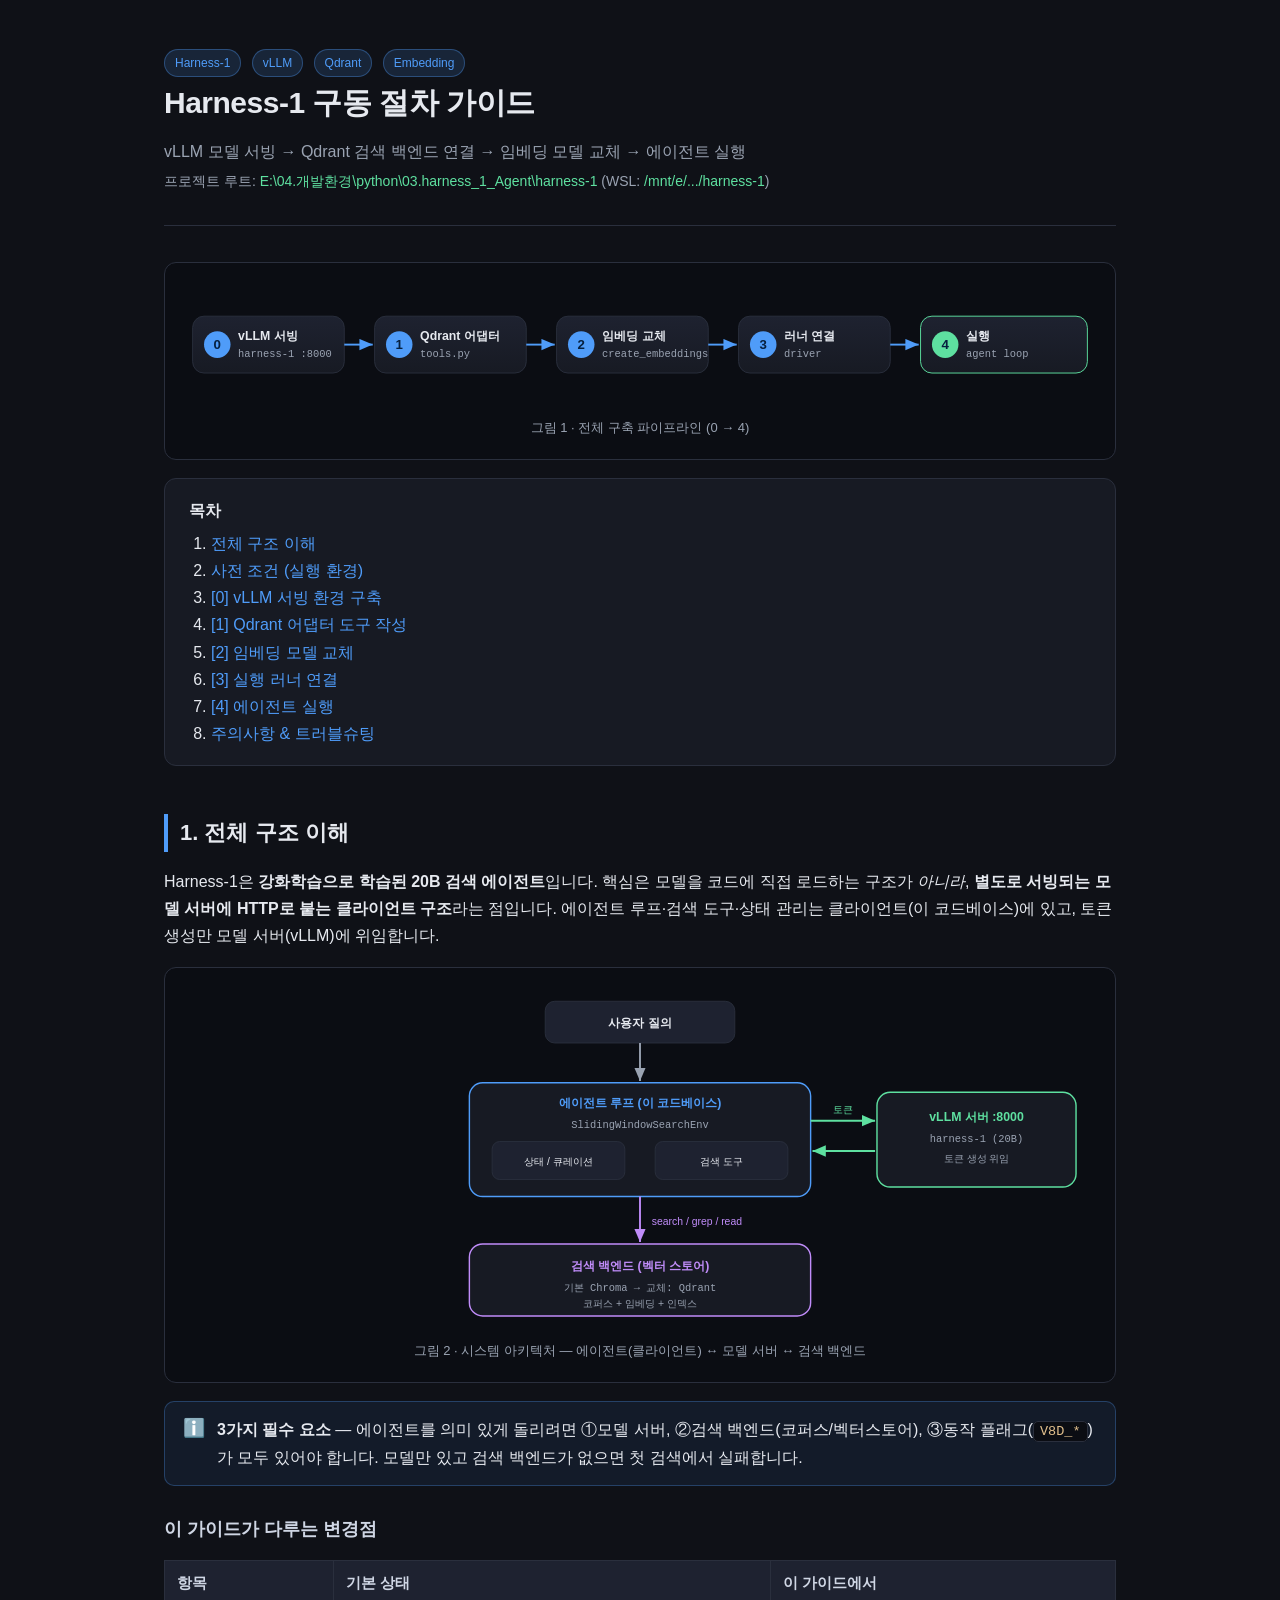
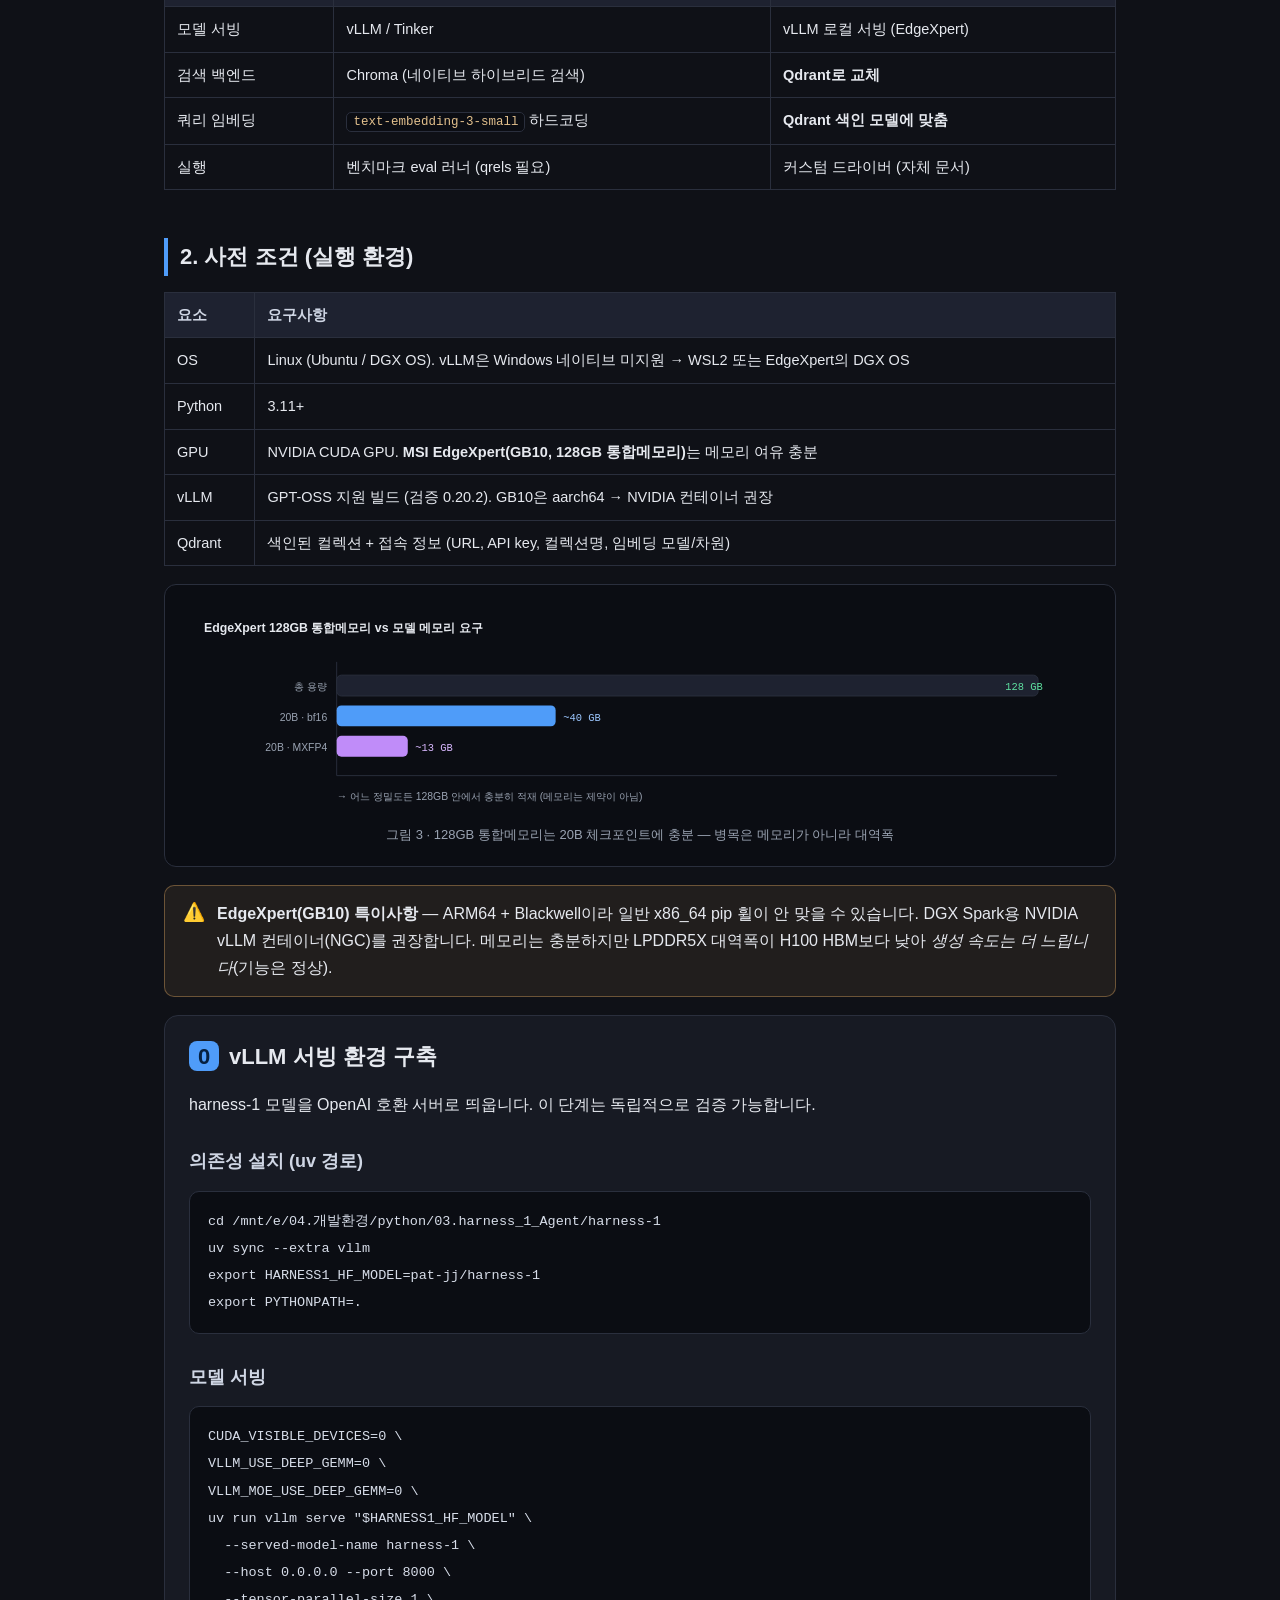
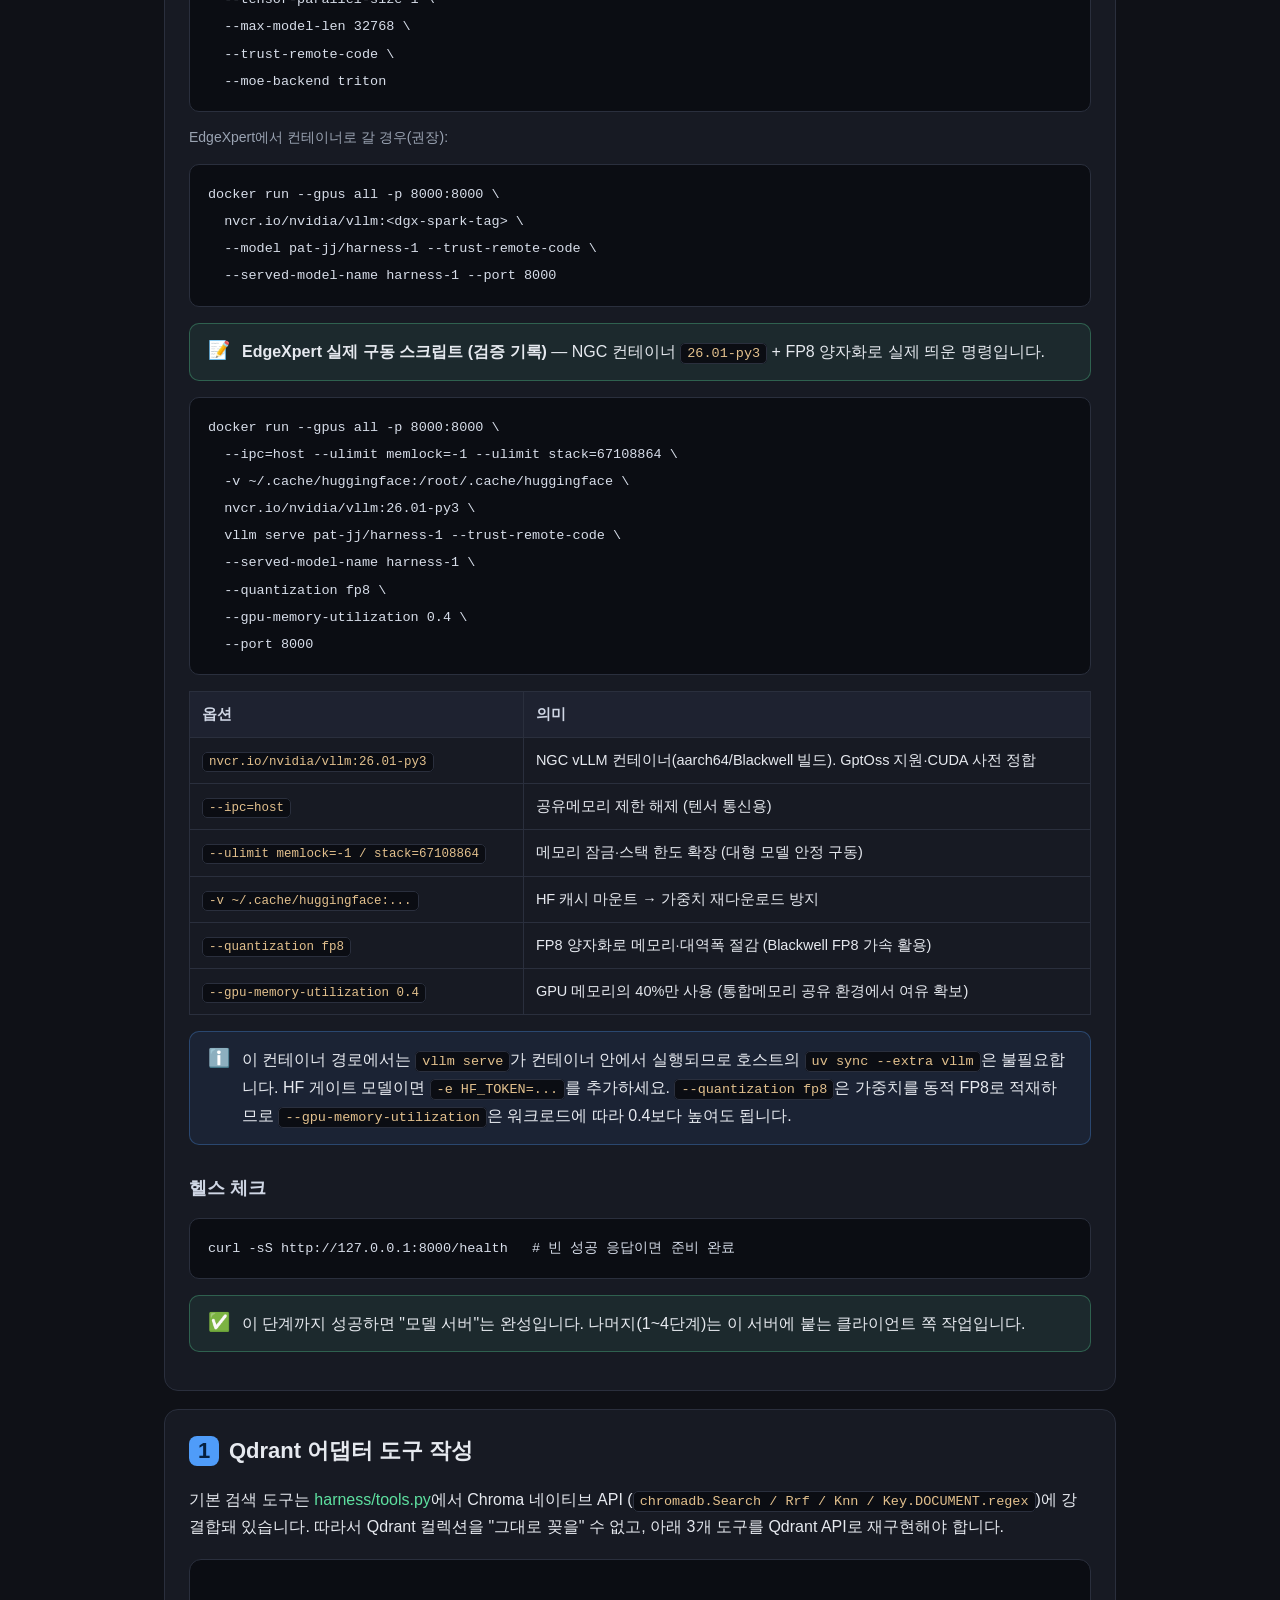
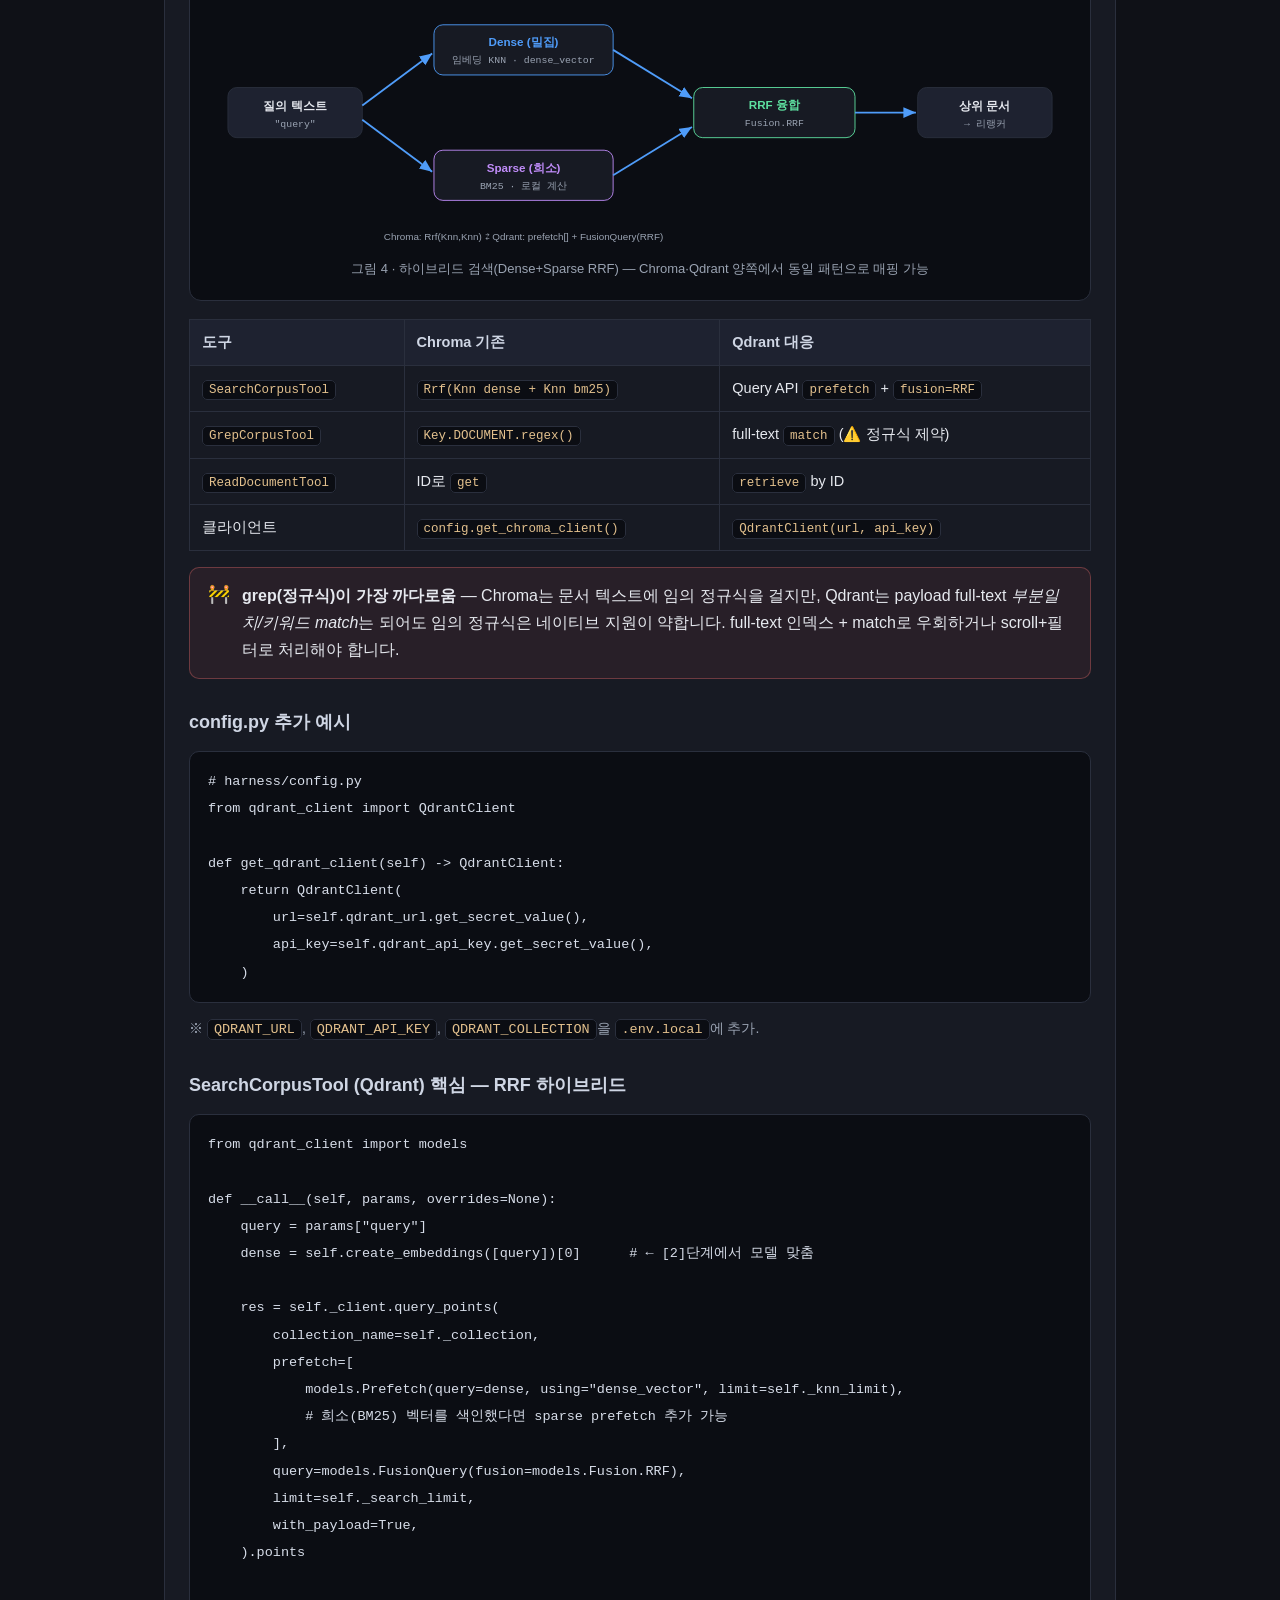
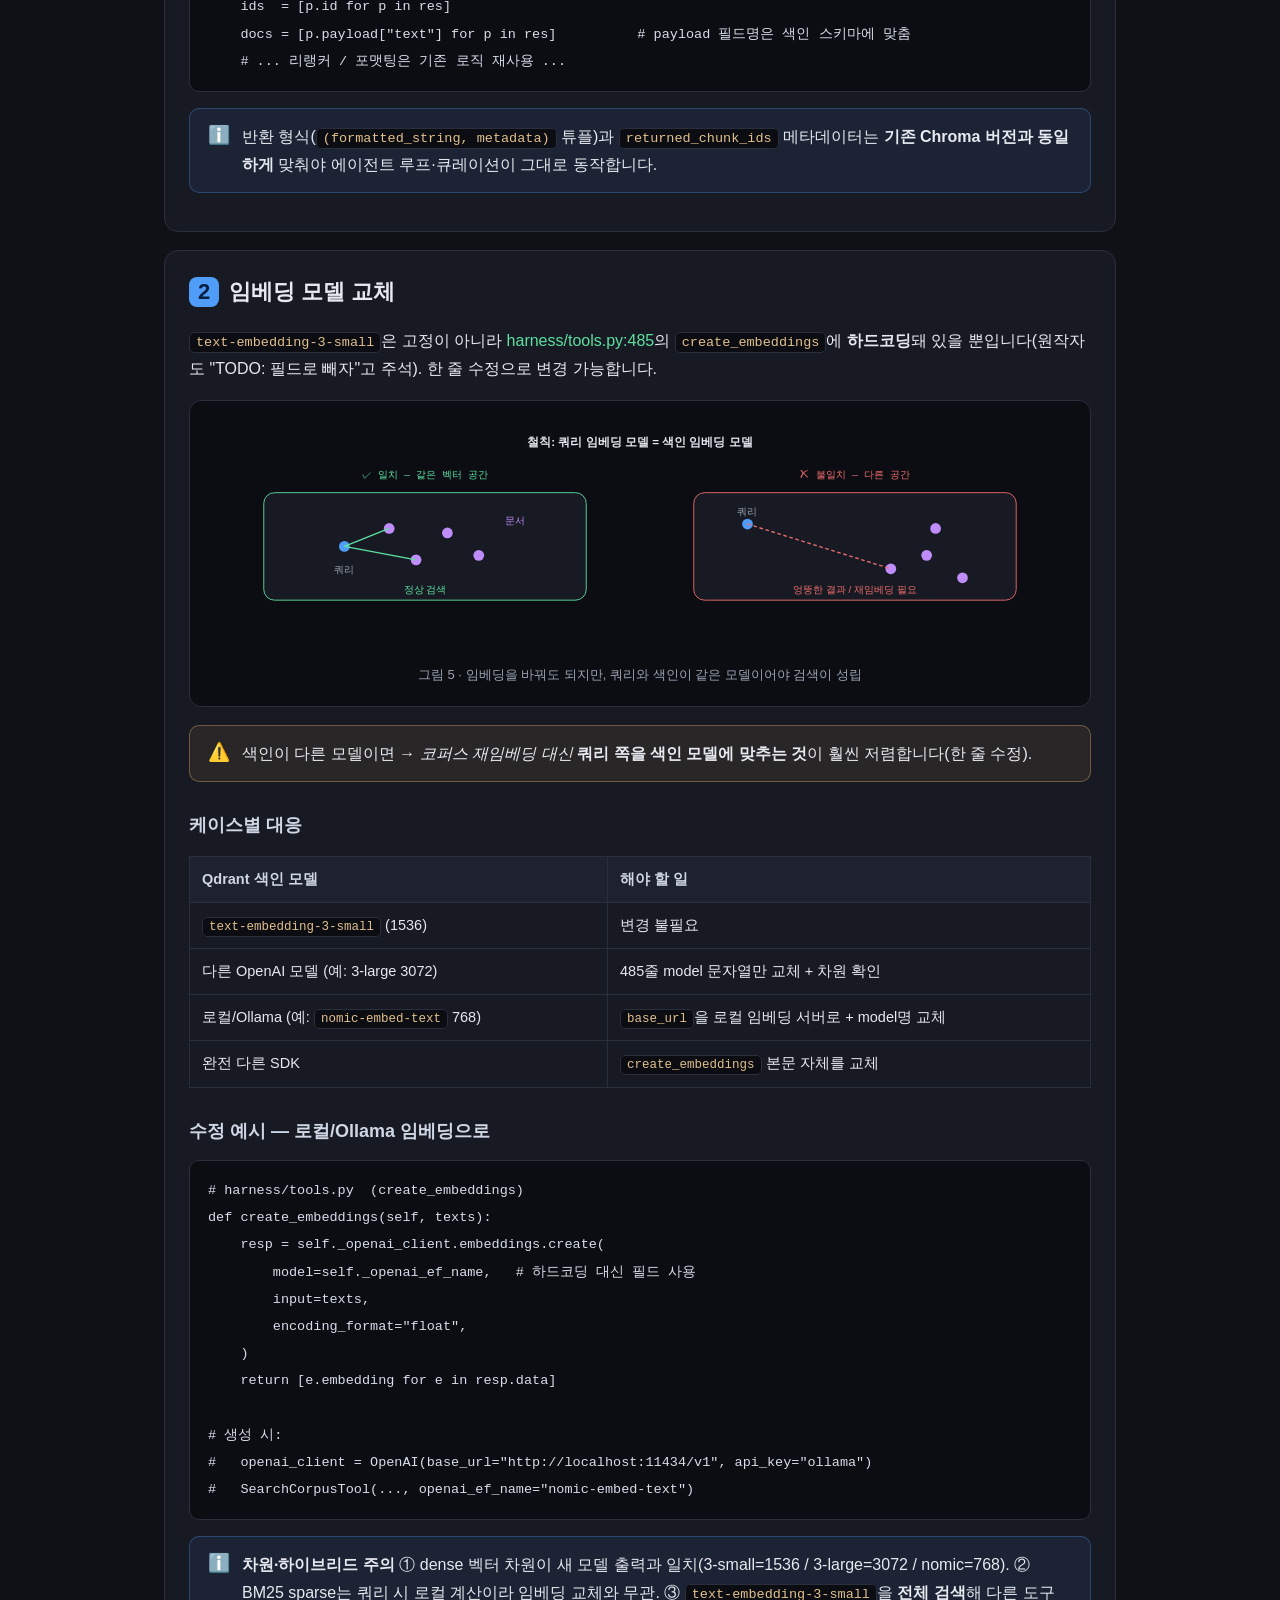
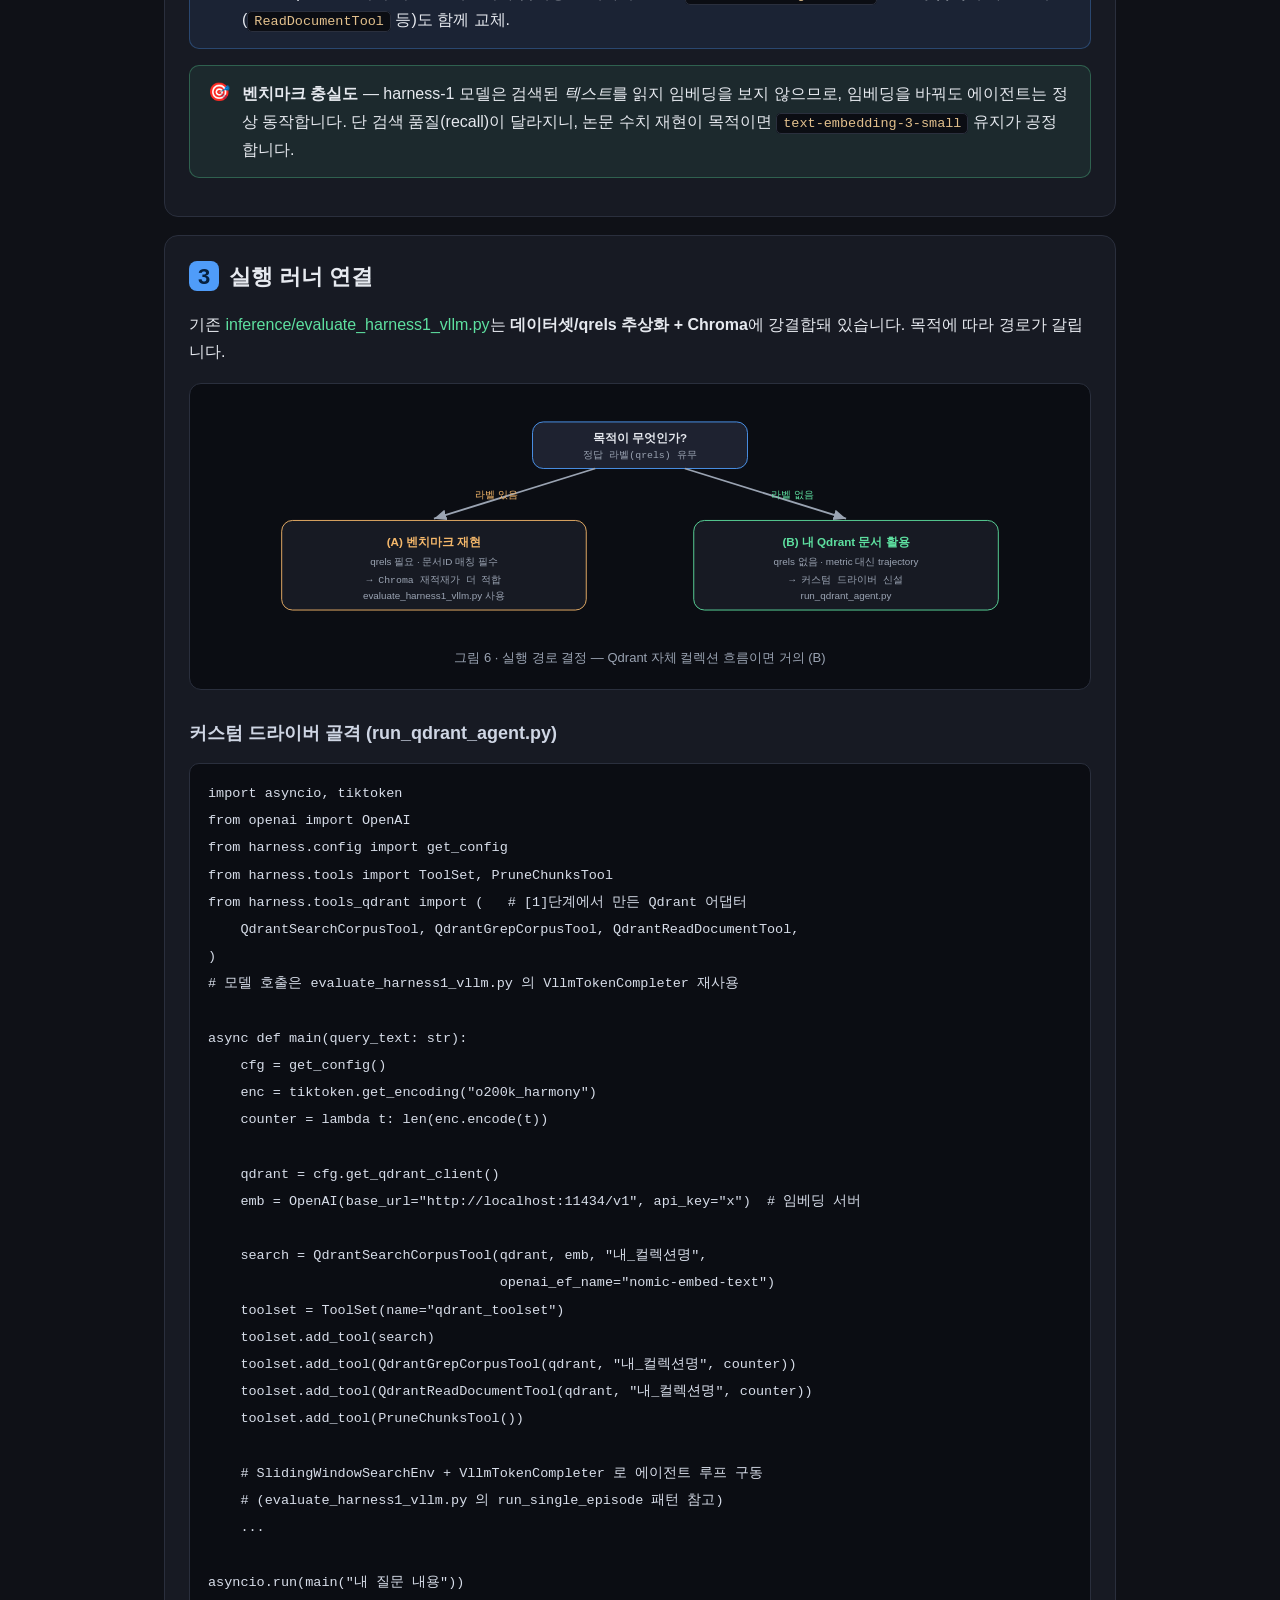
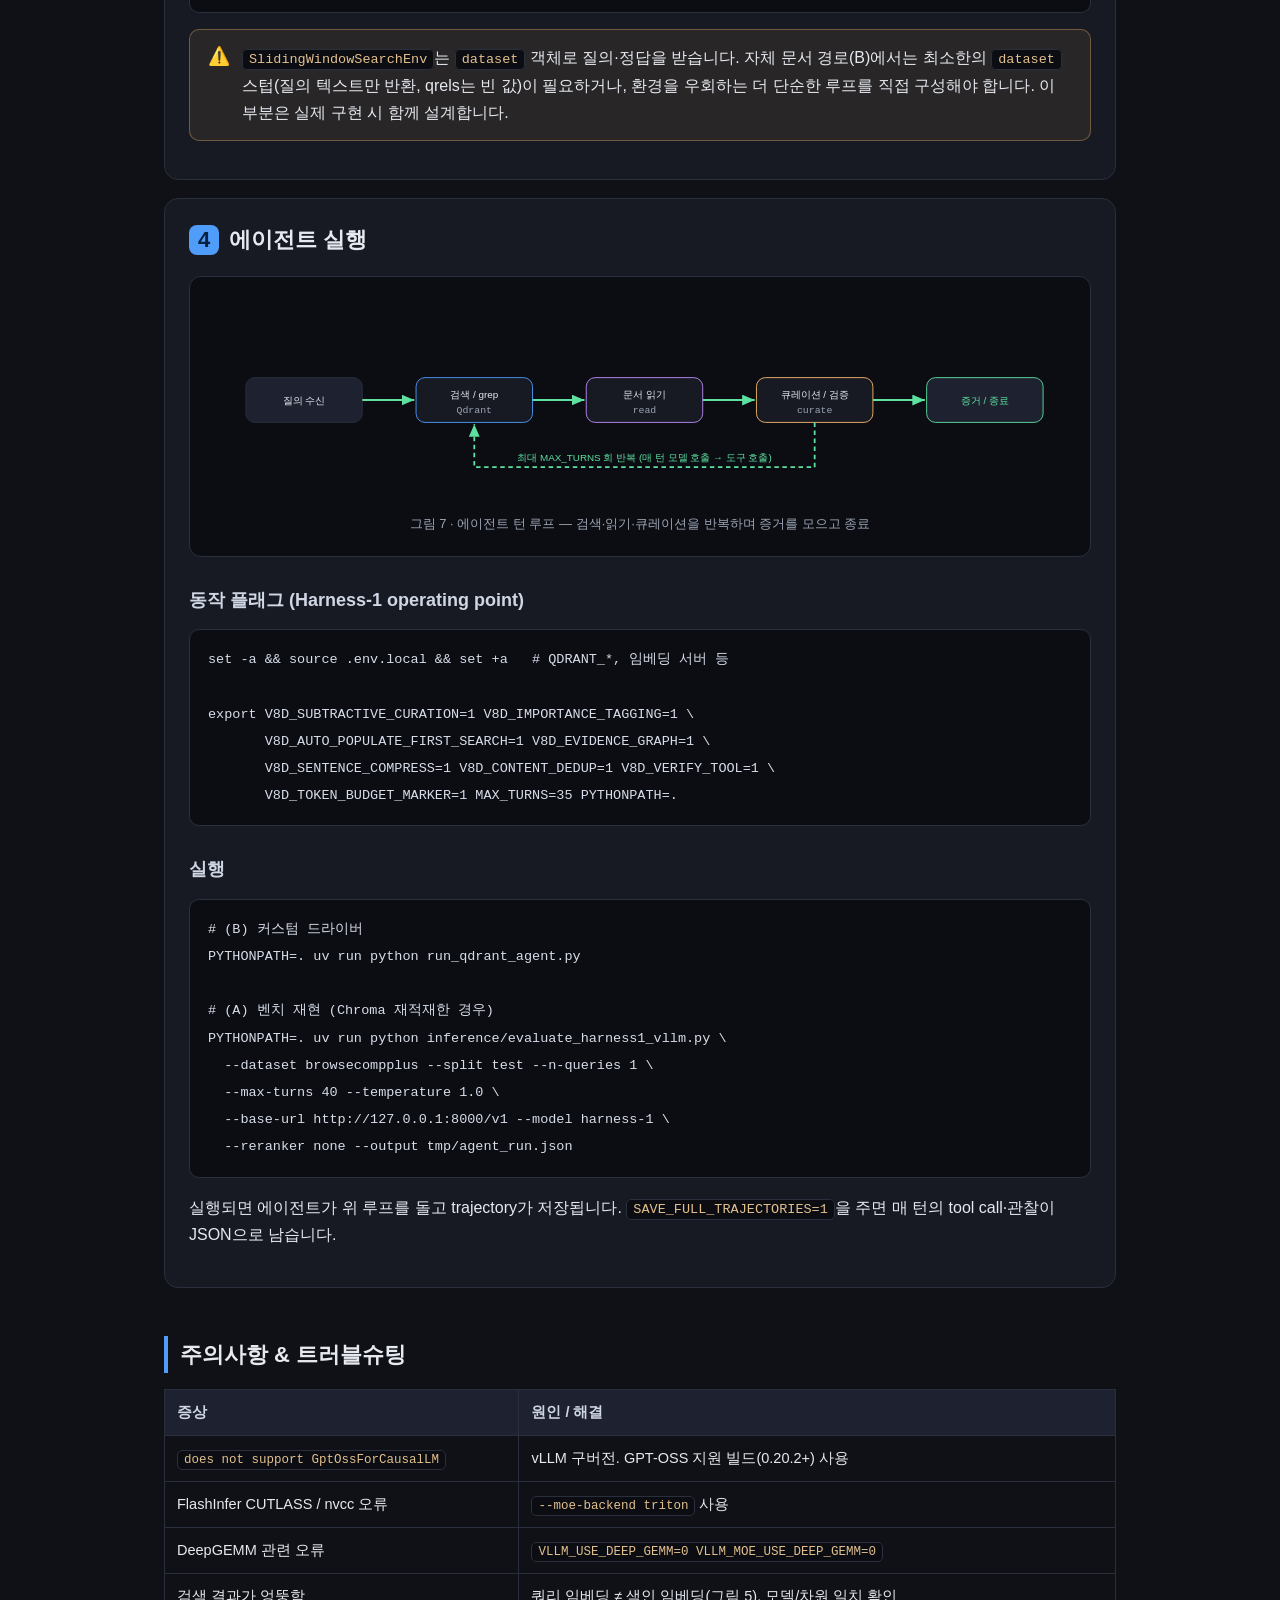
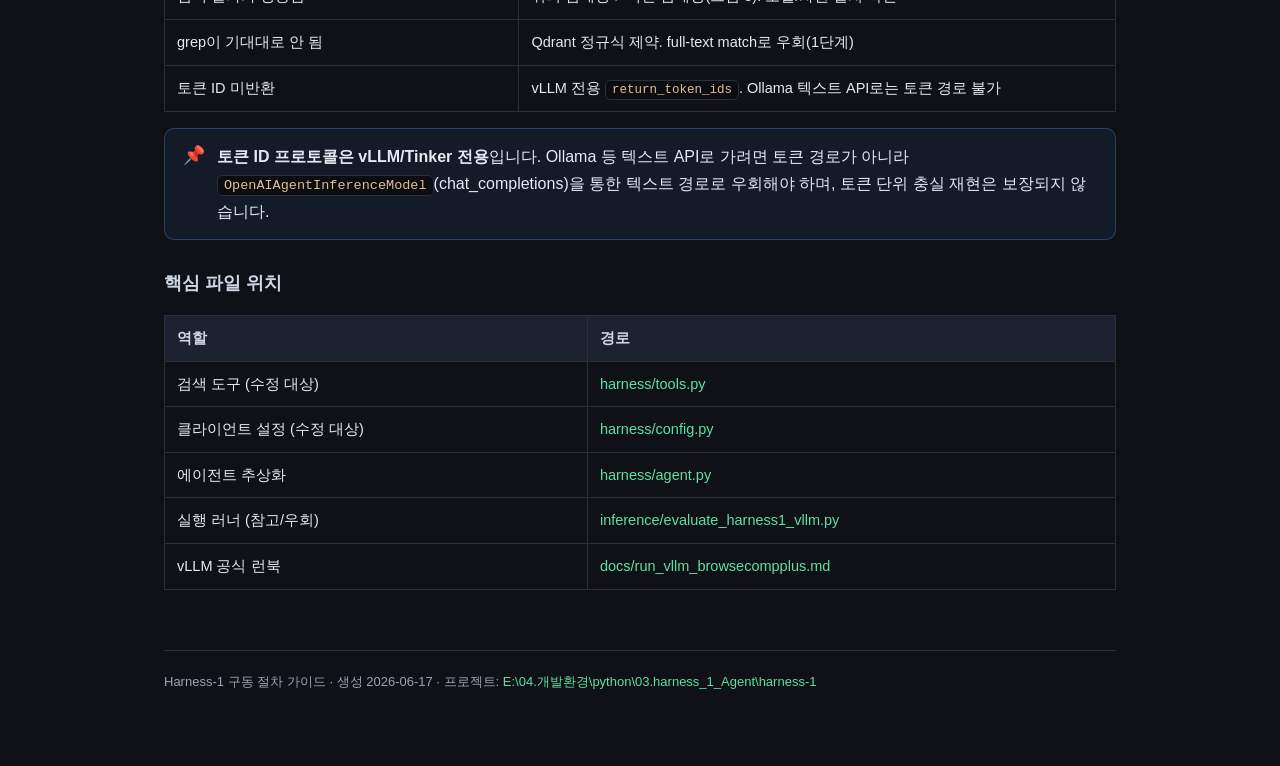
<file: docs/(삭제예정)harness1_qdrant_guide.html>
<!DOCTYPE html>
<html lang="ko">
<head>
<meta charset="UTF-8">
<meta name="viewport" content="width=device-width, initial-scale=1.0">
<title>Harness-1 구동 절차 (vLLM 서빙 + Qdrant + 임베딩 교체)</title>
<style>
  :root {
    --bg: #0f1117;
    --panel: #171a23;
    --panel2: #1e2230;
    --text: #e6e9ef;
    --muted: #9aa3b2;
    --accent: #4f9cf9;
    --accent2: #5ee0a0;
    --accent3: #c08cf9;
    --warn: #f5b86b;
    --danger: #f06d6d;
    --border: #2a2f3d;
    --code-bg: #0b0d13;
  }
  * { box-sizing: border-box; }
  body {
    margin: 0; background: var(--bg); color: var(--text);
    font-family: -apple-system, "Segoe UI", "Malgun Gothic", "Apple SD Gothic Neo", sans-serif;
    line-height: 1.7; font-size: 16px;
  }
  .wrap { max-width: 1000px; margin: 0 auto; padding: 48px 24px 96px; }
  header.hero { border-bottom: 1px solid var(--border); padding-bottom: 28px; margin-bottom: 36px; }
  header.hero h1 { font-size: 30px; margin: 0 0 10px; letter-spacing: -0.5px; }
  header.hero p { color: var(--muted); margin: 4px 0; }
  .tag {
    display: inline-block; font-size: 12px; padding: 3px 10px; border-radius: 999px;
    background: rgba(79,156,249,0.15); color: var(--accent); border: 1px solid rgba(79,156,249,0.35);
    margin-right: 6px;
  }
  h2 { font-size: 22px; margin: 48px 0 14px; padding-left: 12px; border-left: 4px solid var(--accent); }
  h3 { font-size: 18px; margin: 28px 0 10px; color: #cfd6e4; }
  a { color: var(--accent); }
  code {
    background: var(--code-bg); padding: 2px 6px; border-radius: 5px;
    font-family: "JetBrains Mono", "Cascadia Code", Consolas, monospace; font-size: 13.5px;
    color: #e2c08d; border: 1px solid var(--border);
  }
  pre { background: var(--code-bg); border: 1px solid var(--border); border-radius: 10px; padding: 16px 18px; overflow-x: auto; margin: 14px 0; }
  pre code { background: none; border: none; padding: 0; color: #d7dde9; font-size: 13.5px; }
  .step { background: var(--panel); border: 1px solid var(--border); border-radius: 14px; padding: 22px 24px; margin: 18px 0; }
  .step .num {
    display: inline-flex; align-items: center; justify-content: center;
    width: 30px; height: 30px; border-radius: 8px; background: var(--accent);
    color: #06203f; font-weight: 700; margin-right: 10px;
  }
  .step h2 { border: none; padding: 0; margin: 0 0 14px; display: flex; align-items: center; }
  .callout { border-radius: 10px; padding: 14px 18px; margin: 16px 0; border: 1px solid; display: flex; gap: 12px; align-items: flex-start; }
  .callout .ico { font-size: 18px; line-height: 1.4; }
  .callout.info   { background: rgba(79,156,249,0.08);  border-color: rgba(79,156,249,0.3); }
  .callout.warn   { background: rgba(245,184,107,0.08); border-color: rgba(245,184,107,0.35); }
  .callout.danger { background: rgba(240,109,109,0.08); border-color: rgba(240,109,109,0.35); }
  .callout.ok     { background: rgba(94,224,160,0.08);  border-color: rgba(94,224,160,0.3); }
  table { width: 100%; border-collapse: collapse; margin: 16px 0; font-size: 14.5px; }
  th, td { border: 1px solid var(--border); padding: 10px 12px; text-align: left; vertical-align: top; }
  th { background: var(--panel2); color: #cfd6e4; }
  td code { font-size: 12.5px; }
  .toc { background: var(--panel); border: 1px solid var(--border); border-radius: 12px; padding: 18px 24px; margin: 0 0 32px; }
  .toc ol { margin: 6px 0 0; padding-left: 22px; }
  .toc a { text-decoration: none; }
  .toc a:hover { text-decoration: underline; }
  .path { color: var(--accent2); }
  .muted { color: var(--muted); font-size: 14px; }
  .fig { background: var(--code-bg); border: 1px solid var(--border); border-radius: 12px; padding: 20px; margin: 18px 0; }
  .fig svg { display: block; width: 100%; height: auto; }
  .figcap { color: var(--muted); font-size: 13px; text-align: center; margin-top: 10px; }
  footer { margin-top: 60px; padding-top: 20px; border-top: 1px solid var(--border); color: var(--muted); font-size: 13px; }
  .svg-label { font: 600 13px -apple-system,"Segoe UI",sans-serif; fill: var(--text); }
  .svg-sub   { font: 11px "JetBrains Mono",Consolas,monospace; fill: var(--muted); }
  .svg-small { font: 11px -apple-system,"Segoe UI",sans-serif; fill: var(--muted); }
</style>
</head>
<body>
<div class="wrap">

  <header class="hero">
    <div>
      <span class="tag">Harness-1</span>
      <span class="tag">vLLM</span>
      <span class="tag">Qdrant</span>
      <span class="tag">Embedding</span>
    </div>
    <h1>Harness-1 구동 절차 가이드</h1>
    <p>vLLM 모델 서빙 → Qdrant 검색 백엔드 연결 → 임베딩 모델 교체 → 에이전트 실행</p>
    <p class="muted">프로젝트 루트: <span class="path">E:\04.개발환경\python\03.harness_1_Agent\harness-1</span>
       <span class="muted">(WSL: <span class="path">/mnt/e/.../harness-1</span>)</span></p>
  </header>

  <!-- ====== PIPELINE OVERVIEW SVG ====== -->
  <div class="fig">
    <svg viewBox="0 0 960 130" role="img" aria-label="전체 파이프라인">
      <defs>
        <marker id="arrow" markerWidth="10" markerHeight="10" refX="7" refY="3" orient="auto" markerUnits="strokeWidth">
          <path d="M0,0 L7,3 L0,6 Z" fill="#4f9cf9"/>
        </marker>
        <linearGradient id="gstep" x1="0" y1="0" x2="0" y2="1">
          <stop offset="0" stop-color="#1e2230"/><stop offset="1" stop-color="#171a23"/>
        </linearGradient>
      </defs>
      <!-- 5 steps -->
      <g>
        <!-- step 0 -->
        <rect x="8"  y="35" width="160" height="60" rx="12" fill="url(#gstep)" stroke="#2a2f3d"/>
        <circle cx="34" cy="65" r="14" fill="#4f9cf9"/><text x="34" y="70" text-anchor="middle" font-weight="700" fill="#06203f" font-size="14">0</text>
        <text x="56" y="60" class="svg-label">vLLM 서빙</text>
        <text x="56" y="78" class="svg-sub">harness-1 :8000</text>
        <!-- step 1 -->
        <rect x="200" y="35" width="160" height="60" rx="12" fill="url(#gstep)" stroke="#2a2f3d"/>
        <circle cx="226" cy="65" r="14" fill="#4f9cf9"/><text x="226" y="70" text-anchor="middle" font-weight="700" fill="#06203f" font-size="14">1</text>
        <text x="248" y="60" class="svg-label">Qdrant 어댑터</text>
        <text x="248" y="78" class="svg-sub">tools.py</text>
        <!-- step 2 -->
        <rect x="392" y="35" width="160" height="60" rx="12" fill="url(#gstep)" stroke="#2a2f3d"/>
        <circle cx="418" cy="65" r="14" fill="#4f9cf9"/><text x="418" y="70" text-anchor="middle" font-weight="700" fill="#06203f" font-size="14">2</text>
        <text x="440" y="60" class="svg-label">임베딩 교체</text>
        <text x="440" y="78" class="svg-sub">create_embeddings</text>
        <!-- step 3 -->
        <rect x="584" y="35" width="160" height="60" rx="12" fill="url(#gstep)" stroke="#2a2f3d"/>
        <circle cx="610" cy="65" r="14" fill="#4f9cf9"/><text x="610" y="70" text-anchor="middle" font-weight="700" fill="#06203f" font-size="14">3</text>
        <text x="632" y="60" class="svg-label">러너 연결</text>
        <text x="632" y="78" class="svg-sub">driver</text>
        <!-- step 4 -->
        <rect x="776" y="35" width="176" height="60" rx="12" fill="url(#gstep)" stroke="#5ee0a0"/>
        <circle cx="802" cy="65" r="14" fill="#5ee0a0"/><text x="802" y="70" text-anchor="middle" font-weight="700" fill="#06203f" font-size="14">4</text>
        <text x="824" y="60" class="svg-label">실행</text>
        <text x="824" y="78" class="svg-sub">agent loop</text>
      </g>
      <!-- arrows -->
      <line x1="168" y1="65" x2="198" y2="65" stroke="#4f9cf9" stroke-width="2" marker-end="url(#arrow)"/>
      <line x1="360" y1="65" x2="390" y2="65" stroke="#4f9cf9" stroke-width="2" marker-end="url(#arrow)"/>
      <line x1="552" y1="65" x2="582" y2="65" stroke="#4f9cf9" stroke-width="2" marker-end="url(#arrow)"/>
      <line x1="744" y1="65" x2="774" y2="65" stroke="#4f9cf9" stroke-width="2" marker-end="url(#arrow)"/>
    </svg>
    <div class="figcap">그림 1 · 전체 구축 파이프라인 (0 → 4)</div>
  </div>

  <div class="toc">
    <strong>목차</strong>
    <ol>
      <li><a href="#overview">전체 구조 이해</a></li>
      <li><a href="#prereq">사전 조건 (실행 환경)</a></li>
      <li><a href="#step0">[0] vLLM 서빙 환경 구축</a></li>
      <li><a href="#step1">[1] Qdrant 어댑터 도구 작성</a></li>
      <li><a href="#step2">[2] 임베딩 모델 교체</a></li>
      <li><a href="#step3">[3] 실행 러너 연결</a></li>
      <li><a href="#step4">[4] 에이전트 실행</a></li>
      <li><a href="#notes">주의사항 &amp; 트러블슈팅</a></li>
    </ol>
  </div>

  <!-- ============ OVERVIEW ============ -->
  <section id="overview">
    <h2>1. 전체 구조 이해</h2>
    <p>
      Harness-1은 <strong>강화학습으로 학습된 20B 검색 에이전트</strong>입니다. 핵심은 모델을 코드에 직접 로드하는 구조가
      <em>아니라</em>, <strong>별도로 서빙되는 모델 서버에 HTTP로 붙는 클라이언트 구조</strong>라는 점입니다.
      에이전트 루프·검색 도구·상태 관리는 클라이언트(이 코드베이스)에 있고, 토큰 생성만 모델 서버(vLLM)에 위임합니다.
    </p>

    <!-- ====== ARCHITECTURE SVG ====== -->
    <div class="fig">
      <svg viewBox="0 0 960 360" role="img" aria-label="시스템 아키텍처">
        <defs>
          <marker id="a2" markerWidth="10" markerHeight="10" refX="7" refY="3" orient="auto"><path d="M0,0 L7,3 L0,6 Z" fill="#9aa3b2"/></marker>
          <marker id="a2b" markerWidth="10" markerHeight="10" refX="7" refY="3" orient="auto"><path d="M0,0 L7,3 L0,6 Z" fill="#5ee0a0"/></marker>
          <marker id="a2g" markerWidth="10" markerHeight="10" refX="7" refY="3" orient="auto"><path d="M0,0 L7,3 L0,6 Z" fill="#c08cf9"/></marker>
        </defs>

        <!-- user query -->
        <rect x="380" y="14" width="200" height="44" rx="10" fill="#1e2230" stroke="#2a2f3d"/>
        <text x="480" y="41" text-anchor="middle" class="svg-label">사용자 질의</text>

        <!-- agent loop (center) -->
        <rect x="300" y="100" width="360" height="120" rx="14" fill="#171a23" stroke="#4f9cf9" stroke-width="1.5"/>
        <text x="480" y="126" text-anchor="middle" class="svg-label" style="fill:#4f9cf9">에이전트 루프  (이 코드베이스)</text>
        <text x="480" y="148" text-anchor="middle" class="svg-sub">SlidingWindowSearchEnv</text>
        <rect x="324" y="162" width="140" height="40" rx="8" fill="#1e2230" stroke="#2a2f3d"/>
        <text x="394" y="187" text-anchor="middle" class="svg-small" style="fill:#e6e9ef">상태 / 큐레이션</text>
        <rect x="496" y="162" width="140" height="40" rx="8" fill="#1e2230" stroke="#2a2f3d"/>
        <text x="566" y="187" text-anchor="middle" class="svg-small" style="fill:#e6e9ef">검색 도구</text>

        <!-- vLLM server (right) -->
        <rect x="730" y="110" width="210" height="100" rx="14" fill="#171a23" stroke="#5ee0a0" stroke-width="1.5"/>
        <text x="835" y="140" text-anchor="middle" class="svg-label" style="fill:#5ee0a0">vLLM 서버 :8000</text>
        <text x="835" y="162" text-anchor="middle" class="svg-sub">harness-1 (20B)</text>
        <text x="835" y="184" text-anchor="middle" class="svg-small">토큰 생성 위임</text>

        <!-- vector store (bottom) -->
        <rect x="300" y="270" width="360" height="76" rx="14" fill="#171a23" stroke="#c08cf9" stroke-width="1.5"/>
        <text x="480" y="298" text-anchor="middle" class="svg-label" style="fill:#c08cf9">검색 백엔드 (벡터 스토어)</text>
        <text x="480" y="320" text-anchor="middle" class="svg-sub">기본 Chroma  →  교체: Qdrant</text>
        <text x="480" y="337" text-anchor="middle" class="svg-small">코퍼스 + 임베딩 + 인덱스</text>

        <!-- arrows -->
        <line x1="480" y1="58" x2="480" y2="98" stroke="#9aa3b2" stroke-width="2" marker-end="url(#a2)"/>
        <!-- agent <-> vllm -->
        <line x1="660" y1="140" x2="728" y2="140" stroke="#5ee0a0" stroke-width="2" marker-end="url(#a2b)"/>
        <line x1="728" y1="172" x2="662" y2="172" stroke="#5ee0a0" stroke-width="2" marker-end="url(#a2b)"/>
        <text x="694" y="132" text-anchor="middle" class="svg-small" style="fill:#5ee0a0">토큰</text>
        <!-- agent <-> vector -->
        <line x1="480" y1="220" x2="480" y2="268" stroke="#c08cf9" stroke-width="2" marker-end="url(#a2g)"/>
        <text x="540" y="250" text-anchor="middle" class="svg-small" style="fill:#c08cf9">search / grep / read</text>
      </svg>
      <div class="figcap">그림 2 · 시스템 아키텍처 — 에이전트(클라이언트) ↔ 모델 서버 ↔ 검색 백엔드</div>
    </div>

    <div class="callout info">
      <span class="ico">ℹ️</span>
      <div>
        <strong>3가지 필수 요소</strong> — 에이전트를 의미 있게 돌리려면 ①모델 서버, ②검색 백엔드(코퍼스/벡터스토어),
        ③동작 플래그(<code>V8D_*</code>)가 모두 있어야 합니다. 모델만 있고 검색 백엔드가 없으면 첫 검색에서 실패합니다.
      </div>
    </div>

    <h3>이 가이드가 다루는 변경점</h3>
    <table>
      <tr><th>항목</th><th>기본 상태</th><th>이 가이드에서</th></tr>
      <tr><td>모델 서빙</td><td>vLLM / Tinker</td><td>vLLM 로컬 서빙 (EdgeXpert)</td></tr>
      <tr><td>검색 백엔드</td><td>Chroma (네이티브 하이브리드 검색)</td><td><strong>Qdrant로 교체</strong></td></tr>
      <tr><td>쿼리 임베딩</td><td><code>text-embedding-3-small</code> 하드코딩</td><td><strong>Qdrant 색인 모델에 맞춤</strong></td></tr>
      <tr><td>실행</td><td>벤치마크 eval 러너 (qrels 필요)</td><td>커스텀 드라이버 (자체 문서)</td></tr>
    </table>
  </section>

  <!-- ============ PREREQ ============ -->
  <section id="prereq">
    <h2>2. 사전 조건 (실행 환경)</h2>
    <table>
      <tr><th>요소</th><th>요구사항</th></tr>
      <tr><td>OS</td><td>Linux (Ubuntu / DGX OS). vLLM은 Windows 네이티브 미지원 → WSL2 또는 EdgeXpert의 DGX OS</td></tr>
      <tr><td>Python</td><td>3.11+</td></tr>
      <tr><td>GPU</td><td>NVIDIA CUDA GPU. <strong>MSI EdgeXpert(GB10, 128GB 통합메모리)</strong>는 메모리 여유 충분</td></tr>
      <tr><td>vLLM</td><td>GPT-OSS 지원 빌드 (검증 0.20.2). GB10은 aarch64 → NVIDIA 컨테이너 권장</td></tr>
      <tr><td>Qdrant</td><td>색인된 컬렉션 + 접속 정보 (URL, API key, 컬렉션명, 임베딩 모델/차원)</td></tr>
    </table>

    <!-- ====== MEMORY BAR CHART ====== -->
    <div class="fig">
      <svg viewBox="0 0 960 220" role="img" aria-label="메모리 여유 차트">
        <text x="20" y="28" class="svg-label">EdgeXpert 128GB 통합메모리 vs 모델 메모리 요구</text>
        <!-- axis -->
        <line x1="160" y1="60" x2="160" y2="180" stroke="#2a2f3d"/>
        <line x1="160" y1="180" x2="920" y2="180" stroke="#2a2f3d"/>
        <!-- scale: 128GB = 740px -->
        <!-- total capacity bar background -->
        <rect x="160" y="74" width="740" height="22" rx="5" fill="#1e2230" stroke="#2a2f3d"/>
        <text x="150" y="90" text-anchor="end" class="svg-small">총 용량</text>
        <text x="905" y="90" text-anchor="end" class="svg-sub" style="fill:#5ee0a0">128 GB</text>
        <!-- bf16 ~40GB = 231px -->
        <rect x="160" y="106" width="231" height="22" rx="5" fill="#4f9cf9"/>
        <text x="150" y="122" text-anchor="end" class="svg-small">20B · bf16</text>
        <text x="399" y="122" class="svg-sub" style="fill:#9cc7ff">~40 GB</text>
        <!-- mxfp4 ~13GB = 75px -->
        <rect x="160" y="138" width="75" height="22" rx="5" fill="#c08cf9"/>
        <text x="150" y="154" text-anchor="end" class="svg-small">20B · MXFP4</text>
        <text x="243" y="154" class="svg-sub" style="fill:#d9b8ff">~13 GB</text>
        <!-- caption -->
        <text x="160" y="206" class="svg-small">→ 어느 정밀도든 128GB 안에서 충분히 적재 (메모리는 제약이 아님)</text>
      </svg>
      <div class="figcap">그림 3 · 128GB 통합메모리는 20B 체크포인트에 충분 — 병목은 메모리가 아니라 대역폭</div>
    </div>

    <div class="callout warn">
      <span class="ico">⚠️</span>
      <div>
        <strong>EdgeXpert(GB10) 특이사항</strong> — ARM64 + Blackwell이라 일반 x86_64 pip 휠이 안 맞을 수 있습니다.
        DGX Spark용 NVIDIA vLLM 컨테이너(NGC)를 권장합니다. 메모리는 충분하지만 LPDDR5X 대역폭이 H100 HBM보다 낮아
        <em>생성 속도는 더 느립니다</em>(기능은 정상).
      </div>
    </div>
  </section>

  <!-- ============ STEP 0 ============ -->
  <section id="step0" class="step">
    <h2><span class="num">0</span> vLLM 서빙 환경 구축</h2>
    <p>harness-1 모델을 OpenAI 호환 서버로 띄웁니다. 이 단계는 독립적으로 검증 가능합니다.</p>

    <h3>의존성 설치 (uv 경로)</h3>
    <pre><code>cd /mnt/e/04.개발환경/python/03.harness_1_Agent/harness-1
uv sync --extra vllm
export HARNESS1_HF_MODEL=pat-jj/harness-1
export PYTHONPATH=.</code></pre>

    <h3>모델 서빙</h3>
    <pre><code>CUDA_VISIBLE_DEVICES=0 \
VLLM_USE_DEEP_GEMM=0 \
VLLM_MOE_USE_DEEP_GEMM=0 \
uv run vllm serve "$HARNESS1_HF_MODEL" \
  --served-model-name harness-1 \
  --host 0.0.0.0 --port 8000 \
  --tensor-parallel-size 1 \
  --max-model-len 32768 \
  --trust-remote-code \
  --moe-backend triton</code></pre>

    <p class="muted">EdgeXpert에서 컨테이너로 갈 경우(권장):</p>
    <pre><code>docker run --gpus all -p 8000:8000 \
  nvcr.io/nvidia/vllm:&lt;dgx-spark-tag&gt; \
  --model pat-jj/harness-1 --trust-remote-code \
  --served-model-name harness-1 --port 8000</code></pre>

    <div class="callout ok">
      <span class="ico">📝</span>
      <div><strong>EdgeXpert 실제 구동 스크립트 (검증 기록)</strong> — NGC 컨테이너 <code>26.01-py3</code> + FP8 양자화로 실제 띄운 명령입니다.</div>
    </div>
    <pre><code>docker run --gpus all -p 8000:8000 \
  --ipc=host --ulimit memlock=-1 --ulimit stack=67108864 \
  -v ~/.cache/huggingface:/root/.cache/huggingface \
  nvcr.io/nvidia/vllm:26.01-py3 \
  vllm serve pat-jj/harness-1 --trust-remote-code \
  --served-model-name harness-1 \
  --quantization fp8 \
  --gpu-memory-utilization 0.4 \
  --port 8000</code></pre>
    <table>
      <tr><th>옵션</th><th>의미</th></tr>
      <tr><td><code>nvcr.io/nvidia/vllm:26.01-py3</code></td><td>NGC vLLM 컨테이너(aarch64/Blackwell 빌드). GptOss 지원·CUDA 사전 정합</td></tr>
      <tr><td><code>--ipc=host</code></td><td>공유메모리 제한 해제 (텐서 통신용)</td></tr>
      <tr><td><code>--ulimit memlock=-1 / stack=67108864</code></td><td>메모리 잠금·스택 한도 확장 (대형 모델 안정 구동)</td></tr>
      <tr><td><code>-v ~/.cache/huggingface:...</code></td><td>HF 캐시 마운트 → 가중치 재다운로드 방지</td></tr>
      <tr><td><code>--quantization fp8</code></td><td>FP8 양자화로 메모리·대역폭 절감 (Blackwell FP8 가속 활용)</td></tr>
      <tr><td><code>--gpu-memory-utilization 0.4</code></td><td>GPU 메모리의 40%만 사용 (통합메모리 공유 환경에서 여유 확보)</td></tr>
    </table>
    <div class="callout info">
      <span class="ico">ℹ️</span>
      <div>
        이 컨테이너 경로에서는 <code>vllm serve</code>가 컨테이너 안에서 실행되므로 호스트의 <code>uv sync --extra vllm</code>은
        불필요합니다. HF 게이트 모델이면 <code>-e HF_TOKEN=...</code>를 추가하세요. <code>--quantization fp8</code>은
        가중치를 동적 FP8로 적재하므로 <code>--gpu-memory-utilization</code>은 워크로드에 따라 0.4보다 높여도 됩니다.
      </div>
    </div>

    <h3>헬스 체크</h3>
    <pre><code>curl -sS http://127.0.0.1:8000/health   # 빈 성공 응답이면 준비 완료</code></pre>

    <div class="callout ok">
      <span class="ico">✅</span>
      <div>이 단계까지 성공하면 "모델 서버"는 완성입니다. 나머지(1~4단계)는 이 서버에 붙는 클라이언트 쪽 작업입니다.</div>
    </div>
  </section>

  <!-- ============ STEP 1 ============ -->
  <section id="step1" class="step">
    <h2><span class="num">1</span> Qdrant 어댑터 도구 작성</h2>
    <p>
      기본 검색 도구는 <span class="path">harness/tools.py</span>에서 Chroma 네이티브 API
      (<code>chromadb.Search / Rrf / Knn / Key.DOCUMENT.regex</code>)에 강결합돼 있습니다.
      따라서 Qdrant 컬렉션을 "그대로 꽂을" 수 없고, 아래 3개 도구를 Qdrant API로 재구현해야 합니다.
    </p>

    <!-- ====== RRF HYBRID SEARCH SVG ====== -->
    <div class="fig">
      <svg viewBox="0 0 960 300" role="img" aria-label="RRF 하이브리드 검색">
        <defs>
          <marker id="a3" markerWidth="10" markerHeight="10" refX="7" refY="3" orient="auto"><path d="M0,0 L7,3 L0,6 Z" fill="#4f9cf9"/></marker>
        </defs>
        <!-- query -->
        <rect x="20" y="120" width="150" height="56" rx="10" fill="#1e2230" stroke="#2a2f3d"/>
        <text x="95" y="145" text-anchor="middle" class="svg-label">질의 텍스트</text>
        <text x="95" y="164" text-anchor="middle" class="svg-sub">"query"</text>

        <!-- dense path -->
        <rect x="250" y="50" width="200" height="56" rx="10" fill="#171a23" stroke="#4f9cf9"/>
        <text x="350" y="74" text-anchor="middle" class="svg-label" style="fill:#4f9cf9">Dense (밀집)</text>
        <text x="350" y="93" text-anchor="middle" class="svg-sub">임베딩 KNN · dense_vector</text>

        <!-- sparse path -->
        <rect x="250" y="190" width="200" height="56" rx="10" fill="#171a23" stroke="#c08cf9"/>
        <text x="350" y="214" text-anchor="middle" class="svg-label" style="fill:#c08cf9">Sparse (희소)</text>
        <text x="350" y="233" text-anchor="middle" class="svg-sub">BM25 · 로컬 계산</text>

        <!-- fusion -->
        <rect x="540" y="120" width="180" height="56" rx="10" fill="#171a23" stroke="#5ee0a0"/>
        <text x="630" y="144" text-anchor="middle" class="svg-label" style="fill:#5ee0a0">RRF 융합</text>
        <text x="630" y="163" text-anchor="middle" class="svg-sub">Fusion.RRF</text>

        <!-- result -->
        <rect x="790" y="120" width="150" height="56" rx="10" fill="#1e2230" stroke="#2a2f3d"/>
        <text x="865" y="145" text-anchor="middle" class="svg-label">상위 문서</text>
        <text x="865" y="164" text-anchor="middle" class="svg-sub">→ 리랭커</text>

        <!-- arrows -->
        <line x1="170" y1="140" x2="248" y2="82"  stroke="#4f9cf9" stroke-width="2" marker-end="url(#a3)"/>
        <line x1="170" y1="156" x2="248" y2="214" stroke="#4f9cf9" stroke-width="2" marker-end="url(#a3)"/>
        <line x1="450" y1="78"  x2="538" y2="132" stroke="#4f9cf9" stroke-width="2" marker-end="url(#a3)"/>
        <line x1="450" y1="218" x2="538" y2="164" stroke="#4f9cf9" stroke-width="2" marker-end="url(#a3)"/>
        <line x1="720" y1="148" x2="788" y2="148" stroke="#4f9cf9" stroke-width="2" marker-end="url(#a3)"/>

        <text x="350" y="290" text-anchor="middle" class="svg-small">Chroma: Rrf(Knn,Knn)  ⇄  Qdrant: prefetch[] + FusionQuery(RRF)</text>
      </svg>
      <div class="figcap">그림 4 · 하이브리드 검색(Dense+Sparse RRF) — Chroma·Qdrant 양쪽에서 동일 패턴으로 매핑 가능</div>
    </div>

    <table>
      <tr><th>도구</th><th>Chroma 기존</th><th>Qdrant 대응</th></tr>
      <tr><td><code>SearchCorpusTool</code></td><td><code>Rrf(Knn dense + Knn bm25)</code></td><td>Query API <code>prefetch</code> + <code>fusion=RRF</code></td></tr>
      <tr><td><code>GrepCorpusTool</code></td><td><code>Key.DOCUMENT.regex()</code></td><td>full-text <code>match</code> (⚠️ 정규식 제약)</td></tr>
      <tr><td><code>ReadDocumentTool</code></td><td>ID로 <code>get</code></td><td><code>retrieve</code> by ID</td></tr>
      <tr><td>클라이언트</td><td><code>config.get_chroma_client()</code></td><td><code>QdrantClient(url, api_key)</code></td></tr>
    </table>

    <div class="callout danger">
      <span class="ico">🚧</span>
      <div>
        <strong>grep(정규식)이 가장 까다로움</strong> — Chroma는 문서 텍스트에 임의 정규식을 걸지만, Qdrant는 payload
        full-text <em>부분일치/키워드 match</em>는 되어도 임의 정규식은 네이티브 지원이 약합니다.
        full-text 인덱스 + match로 우회하거나 scroll+필터로 처리해야 합니다.
      </div>
    </div>

    <h3>config.py 추가 예시</h3>
    <pre><code># harness/config.py
from qdrant_client import QdrantClient

def get_qdrant_client(self) -> QdrantClient:
    return QdrantClient(
        url=self.qdrant_url.get_secret_value(),
        api_key=self.qdrant_api_key.get_secret_value(),
    )</code></pre>
    <p class="muted">※ <code>QDRANT_URL</code>, <code>QDRANT_API_KEY</code>, <code>QDRANT_COLLECTION</code>을 <code>.env.local</code>에 추가.</p>

    <h3>SearchCorpusTool (Qdrant) 핵심 — RRF 하이브리드</h3>
    <pre><code>from qdrant_client import models

def __call__(self, params, overrides=None):
    query = params["query"]
    dense = self.create_embeddings([query])[0]      # ← [2]단계에서 모델 맞춤

    res = self._client.query_points(
        collection_name=self._collection,
        prefetch=[
            models.Prefetch(query=dense, using="dense_vector", limit=self._knn_limit),
            # 희소(BM25) 벡터를 색인했다면 sparse prefetch 추가 가능
        ],
        query=models.FusionQuery(fusion=models.Fusion.RRF),
        limit=self._search_limit,
        with_payload=True,
    ).points

    ids  = [p.id for p in res]
    docs = [p.payload["text"] for p in res]          # payload 필드명은 색인 스키마에 맞춤
    # ... 리랭커 / 포맷팅은 기존 로직 재사용 ...</code></pre>

    <div class="callout info">
      <span class="ico">ℹ️</span>
      <div>
        반환 형식(<code>(formatted_string, metadata)</code> 튜플)과 <code>returned_chunk_ids</code> 메타데이터는
        <strong>기존 Chroma 버전과 동일하게</strong> 맞춰야 에이전트 루프·큐레이션이 그대로 동작합니다.
      </div>
    </div>
  </section>

  <!-- ============ STEP 2 ============ -->
  <section id="step2" class="step">
    <h2><span class="num">2</span> 임베딩 모델 교체</h2>
    <p>
      <code>text-embedding-3-small</code>은 고정이 아니라 <span class="path">harness/tools.py:485</span>의
      <code>create_embeddings</code>에 <strong>하드코딩</strong>돼 있을 뿐입니다(원작자도 "TODO: 필드로 빼자"고 주석). 한 줄 수정으로 변경 가능합니다.
    </p>

    <!-- ====== EMBEDDING MATCH SVG ====== -->
    <div class="fig">
      <svg viewBox="0 0 960 260" role="img" aria-label="쿼리 임베딩과 색인 임베딩 일치">
        <text x="480" y="28" text-anchor="middle" class="svg-label">철칙: 쿼리 임베딩 모델 = 색인 임베딩 모델</text>

        <!-- OK case -->
        <text x="240" y="64" text-anchor="middle" class="svg-sub" style="fill:#5ee0a0">✓ 일치 — 같은 벡터 공간</text>
        <rect x="60" y="80" width="360" height="120" rx="12" fill="#171a23" stroke="#5ee0a0"/>
        <!-- vectors aligned -->
        <circle cx="150" cy="140" r="6" fill="#4f9cf9"/><text x="150" y="170" text-anchor="middle" class="svg-small">쿼리</text>
        <circle cx="200" cy="120" r="6" fill="#c08cf9"/><circle cx="230" cy="155" r="6" fill="#c08cf9"/>
        <circle cx="265" cy="125" r="6" fill="#c08cf9"/><circle cx="300" cy="150" r="6" fill="#c08cf9"/>
        <line x1="150" y1="140" x2="200" y2="120" stroke="#5ee0a0" stroke-width="1.5"/>
        <line x1="150" y1="140" x2="230" y2="155" stroke="#5ee0a0" stroke-width="1.5"/>
        <text x="340" y="115" text-anchor="middle" class="svg-small" style="fill:#c08cf9">문서</text>
        <text x="240" y="192" text-anchor="middle" class="svg-small" style="fill:#5ee0a0">정상 검색</text>

        <!-- BAD case -->
        <text x="720" y="64" text-anchor="middle" class="svg-sub" style="fill:#f06d6d">✗ 불일치 — 다른 공간</text>
        <rect x="540" y="80" width="360" height="120" rx="12" fill="#171a23" stroke="#f06d6d"/>
        <circle cx="600" cy="115" r="6" fill="#4f9cf9"/><text x="600" y="105" text-anchor="middle" class="svg-small">쿼리</text>
        <circle cx="760" cy="165" r="6" fill="#c08cf9"/><circle cx="800" cy="150" r="6" fill="#c08cf9"/>
        <circle cx="840" cy="175" r="6" fill="#c08cf9"/><circle cx="810" cy="120" r="6" fill="#c08cf9"/>
        <line x1="600" y1="115" x2="760" y2="165" stroke="#f06d6d" stroke-width="1.5" stroke-dasharray="4 3"/>
        <text x="720" y="192" text-anchor="middle" class="svg-small" style="fill:#f06d6d">엉뚱한 결과 / 재임베딩 필요</text>
      </svg>
      <div class="figcap">그림 5 · 임베딩을 바꿔도 되지만, 쿼리와 색인이 같은 모델이어야 검색이 성립</div>
    </div>

    <div class="callout warn">
      <span class="ico">⚠️</span>
      <div>
        색인이 다른 모델이면 → <em>코퍼스 재임베딩 대신</em> <strong>쿼리 쪽을 색인 모델에 맞추는 것</strong>이 훨씬 저렴합니다(한 줄 수정).
      </div>
    </div>

    <h3>케이스별 대응</h3>
    <table>
      <tr><th>Qdrant 색인 모델</th><th>해야 할 일</th></tr>
      <tr><td><code>text-embedding-3-small</code> (1536)</td><td>변경 불필요</td></tr>
      <tr><td>다른 OpenAI 모델 (예: 3-large 3072)</td><td>485줄 model 문자열만 교체 + 차원 확인</td></tr>
      <tr><td>로컬/Ollama (예: <code>nomic-embed-text</code> 768)</td><td><code>base_url</code>을 로컬 임베딩 서버로 + model명 교체</td></tr>
      <tr><td>완전 다른 SDK</td><td><code>create_embeddings</code> 본문 자체를 교체</td></tr>
    </table>

    <h3>수정 예시 — 로컬/Ollama 임베딩으로</h3>
    <pre><code># harness/tools.py  (create_embeddings)
def create_embeddings(self, texts):
    resp = self._openai_client.embeddings.create(
        model=self._openai_ef_name,   # 하드코딩 대신 필드 사용
        input=texts,
        encoding_format="float",
    )
    return [e.embedding for e in resp.data]

# 생성 시:
#   openai_client = OpenAI(base_url="http://localhost:11434/v1", api_key="ollama")
#   SearchCorpusTool(..., openai_ef_name="nomic-embed-text")</code></pre>

    <div class="callout info">
      <span class="ico">ℹ️</span>
      <div>
        <strong>차원·하이브리드 주의</strong> ① dense 벡터 차원이 새 모델 출력과 일치(3-small=1536 / 3-large=3072 / nomic=768).
        ② BM25 sparse는 쿼리 시 로컬 계산이라 임베딩 교체와 무관. ③ <code>text-embedding-3-small</code>을 <strong>전체 검색</strong>해
        다른 도구(<code>ReadDocumentTool</code> 등)도 함께 교체.
      </div>
    </div>

    <div class="callout ok">
      <span class="ico">🎯</span>
      <div>
        <strong>벤치마크 충실도</strong> — harness-1 모델은 검색된 <em>텍스트</em>를 읽지 임베딩을 보지 않으므로,
        임베딩을 바꿔도 에이전트는 정상 동작합니다. 단 검색 품질(recall)이 달라지니, 논문 수치 재현이 목적이면
        <code>text-embedding-3-small</code> 유지가 공정합니다.
      </div>
    </div>
  </section>

  <!-- ============ STEP 3 ============ -->
  <section id="step3" class="step">
    <h2><span class="num">3</span> 실행 러너 연결</h2>
    <p>
      기존 <span class="path">inference/evaluate_harness1_vllm.py</span>는 <strong>데이터셋/qrels 추상화 + Chroma</strong>에
      강결합돼 있습니다. 목적에 따라 경로가 갈립니다.
    </p>

    <!-- ====== DECISION TREE SVG ====== -->
    <div class="fig">
      <svg viewBox="0 0 960 260" role="img" aria-label="실행 경로 결정">
        <defs>
          <marker id="a4" markerWidth="10" markerHeight="10" refX="7" refY="3" orient="auto"><path d="M0,0 L7,3 L0,6 Z" fill="#9aa3b2"/></marker>
        </defs>
        <!-- root -->
        <rect x="360" y="20" width="240" height="52" rx="12" fill="#1e2230" stroke="#4f9cf9"/>
        <text x="480" y="42" text-anchor="middle" class="svg-label">목적이 무엇인가?</text>
        <text x="480" y="60" text-anchor="middle" class="svg-sub">정답 라벨(qrels) 유무</text>

        <!-- branch A -->
        <rect x="80" y="130" width="340" height="100" rx="12" fill="#171a23" stroke="#f5b86b"/>
        <text x="250" y="158" text-anchor="middle" class="svg-label" style="fill:#f5b86b">(A) 벤치마크 재현</text>
        <text x="250" y="180" text-anchor="middle" class="svg-small">qrels 필요 · 문서ID 매칭 필수</text>
        <text x="250" y="200" text-anchor="middle" class="svg-sub">→ Chroma 재적재가 더 적합</text>
        <text x="250" y="218" text-anchor="middle" class="svg-small">evaluate_harness1_vllm.py 사용</text>

        <!-- branch B -->
        <rect x="540" y="130" width="340" height="100" rx="12" fill="#171a23" stroke="#5ee0a0"/>
        <text x="710" y="158" text-anchor="middle" class="svg-label" style="fill:#5ee0a0">(B) 내 Qdrant 문서 활용</text>
        <text x="710" y="180" text-anchor="middle" class="svg-small">qrels 없음 · metric 대신 trajectory</text>
        <text x="710" y="200" text-anchor="middle" class="svg-sub">→ 커스텀 드라이버 신설</text>
        <text x="710" y="218" text-anchor="middle" class="svg-small">run_qdrant_agent.py</text>

        <!-- arrows -->
        <line x1="430" y1="72" x2="250" y2="128" stroke="#9aa3b2" stroke-width="2" marker-end="url(#a4)"/>
        <line x1="530" y1="72" x2="710" y2="128" stroke="#9aa3b2" stroke-width="2" marker-end="url(#a4)"/>
        <text x="320" y="105" text-anchor="middle" class="svg-small" style="fill:#f5b86b">라벨 있음</text>
        <text x="650" y="105" text-anchor="middle" class="svg-small" style="fill:#5ee0a0">라벨 없음</text>
      </svg>
      <div class="figcap">그림 6 · 실행 경로 결정 — Qdrant 자체 컬렉션 흐름이면 거의 (B)</div>
    </div>

    <h3>커스텀 드라이버 골격 (run_qdrant_agent.py)</h3>
    <pre><code>import asyncio, tiktoken
from openai import OpenAI
from harness.config import get_config
from harness.tools import ToolSet, PruneChunksTool
from harness.tools_qdrant import (   # [1]단계에서 만든 Qdrant 어댑터
    QdrantSearchCorpusTool, QdrantGrepCorpusTool, QdrantReadDocumentTool,
)
# 모델 호출은 evaluate_harness1_vllm.py 의 VllmTokenCompleter 재사용

async def main(query_text: str):
    cfg = get_config()
    enc = tiktoken.get_encoding("o200k_harmony")
    counter = lambda t: len(enc.encode(t))

    qdrant = cfg.get_qdrant_client()
    emb = OpenAI(base_url="http://localhost:11434/v1", api_key="x")  # 임베딩 서버

    search = QdrantSearchCorpusTool(qdrant, emb, "내_컬렉션명",
                                    openai_ef_name="nomic-embed-text")
    toolset = ToolSet(name="qdrant_toolset")
    toolset.add_tool(search)
    toolset.add_tool(QdrantGrepCorpusTool(qdrant, "내_컬렉션명", counter))
    toolset.add_tool(QdrantReadDocumentTool(qdrant, "내_컬렉션명", counter))
    toolset.add_tool(PruneChunksTool())

    # SlidingWindowSearchEnv + VllmTokenCompleter 로 에이전트 루프 구동
    # (evaluate_harness1_vllm.py 의 run_single_episode 패턴 참고)
    ...

asyncio.run(main("내 질문 내용"))</code></pre>

    <div class="callout warn">
      <span class="ico">⚠️</span>
      <div>
        <code>SlidingWindowSearchEnv</code>는 <code>dataset</code> 객체로 질의·정답을 받습니다. 자체 문서 경로(B)에서는
        최소한의 <code>dataset</code> 스텁(질의 텍스트만 반환, qrels는 빈 값)이 필요하거나, 환경을 우회하는 더 단순한
        루프를 직접 구성해야 합니다. 이 부분은 실제 구현 시 함께 설계합니다.
      </div>
    </div>
  </section>

  <!-- ============ STEP 4 ============ -->
  <section id="step4" class="step">
    <h2><span class="num">4</span> 에이전트 실행</h2>

    <!-- ====== AGENT LOOP SVG ====== -->
    <div class="fig">
      <svg viewBox="0 0 960 230" role="img" aria-label="에이전트 턴 루프">
        <defs>
          <marker id="a5" markerWidth="10" markerHeight="10" refX="7" refY="3" orient="auto"><path d="M0,0 L7,3 L0,6 Z" fill="#5ee0a0"/></marker>
        </defs>
        <!-- nodes in a loop -->
        <rect x="40"  y="90" width="130" height="50" rx="10" fill="#1e2230" stroke="#2a2f3d"/><text x="105" y="120" text-anchor="middle" class="svg-small" style="fill:#e6e9ef">질의 수신</text>
        <rect x="230" y="90" width="130" height="50" rx="10" fill="#171a23" stroke="#4f9cf9"/><text x="295" y="113" text-anchor="middle" class="svg-small" style="fill:#e6e9ef">검색 / grep</text><text x="295" y="130" text-anchor="middle" class="svg-sub">Qdrant</text>
        <rect x="420" y="90" width="130" height="50" rx="10" fill="#171a23" stroke="#c08cf9"/><text x="485" y="113" text-anchor="middle" class="svg-small" style="fill:#e6e9ef">문서 읽기</text><text x="485" y="130" text-anchor="middle" class="svg-sub">read</text>
        <rect x="610" y="90" width="130" height="50" rx="10" fill="#171a23" stroke="#f5b86b"/><text x="675" y="113" text-anchor="middle" class="svg-small" style="fill:#e6e9ef">큐레이션 / 검증</text><text x="675" y="130" text-anchor="middle" class="svg-sub">curate</text>
        <rect x="800" y="90" width="130" height="50" rx="10" fill="#1e2230" stroke="#5ee0a0"/><text x="865" y="120" text-anchor="middle" class="svg-small" style="fill:#5ee0a0">증거 / 종료</text>

        <line x1="170" y1="115" x2="228" y2="115" stroke="#5ee0a0" stroke-width="2" marker-end="url(#a5)"/>
        <line x1="360" y1="115" x2="418" y2="115" stroke="#5ee0a0" stroke-width="2" marker-end="url(#a5)"/>
        <line x1="550" y1="115" x2="608" y2="115" stroke="#5ee0a0" stroke-width="2" marker-end="url(#a5)"/>
        <line x1="740" y1="115" x2="798" y2="115" stroke="#5ee0a0" stroke-width="2" marker-end="url(#a5)"/>
        <!-- loop back -->
        <path d="M675,140 L675,190 L295,190 L295,142" fill="none" stroke="#5ee0a0" stroke-width="2" stroke-dasharray="5 4" marker-end="url(#a5)"/>
        <text x="485" y="183" text-anchor="middle" class="svg-small" style="fill:#5ee0a0">최대 MAX_TURNS 회 반복 (매 턴 모델 호출 → 도구 호출)</text>
      </svg>
      <div class="figcap">그림 7 · 에이전트 턴 루프 — 검색·읽기·큐레이션을 반복하며 증거를 모으고 종료</div>
    </div>

    <h3>동작 플래그 (Harness-1 operating point)</h3>
    <pre><code>set -a && source .env.local && set +a   # QDRANT_*, 임베딩 서버 등

export V8D_SUBTRACTIVE_CURATION=1 V8D_IMPORTANCE_TAGGING=1 \
       V8D_AUTO_POPULATE_FIRST_SEARCH=1 V8D_EVIDENCE_GRAPH=1 \
       V8D_SENTENCE_COMPRESS=1 V8D_CONTENT_DEDUP=1 V8D_VERIFY_TOOL=1 \
       V8D_TOKEN_BUDGET_MARKER=1 MAX_TURNS=35 PYTHONPATH=.</code></pre>

    <h3>실행</h3>
    <pre><code># (B) 커스텀 드라이버
PYTHONPATH=. uv run python run_qdrant_agent.py

# (A) 벤치 재현 (Chroma 재적재한 경우)
PYTHONPATH=. uv run python inference/evaluate_harness1_vllm.py \
  --dataset browsecompplus --split test --n-queries 1 \
  --max-turns 40 --temperature 1.0 \
  --base-url http://127.0.0.1:8000/v1 --model harness-1 \
  --reranker none --output tmp/agent_run.json</code></pre>

    <p>
      실행되면 에이전트가 위 루프를 돌고 trajectory가 저장됩니다.
      <code>SAVE_FULL_TRAJECTORIES=1</code>을 주면 매 턴의 tool call·관찰이 JSON으로 남습니다.
    </p>
  </section>

  <!-- ============ NOTES ============ -->
  <section id="notes">
    <h2>주의사항 &amp; 트러블슈팅</h2>
    <table>
      <tr><th>증상</th><th>원인 / 해결</th></tr>
      <tr><td><code>does not support GptOssForCausalLM</code></td><td>vLLM 구버전. GPT-OSS 지원 빌드(0.20.2+) 사용</td></tr>
      <tr><td>FlashInfer CUTLASS / nvcc 오류</td><td><code>--moe-backend triton</code> 사용</td></tr>
      <tr><td>DeepGEMM 관련 오류</td><td><code>VLLM_USE_DEEP_GEMM=0 VLLM_MOE_USE_DEEP_GEMM=0</code></td></tr>
      <tr><td>검색 결과가 엉뚱함</td><td>쿼리 임베딩 ≠ 색인 임베딩(그림 5). 모델/차원 일치 확인</td></tr>
      <tr><td>grep이 기대대로 안 됨</td><td>Qdrant 정규식 제약. full-text match로 우회(1단계)</td></tr>
      <tr><td>토큰 ID 미반환</td><td>vLLM 전용 <code>return_token_ids</code>. Ollama 텍스트 API로는 토큰 경로 불가</td></tr>
    </table>

    <div class="callout info">
      <span class="ico">📌</span>
      <div>
        <strong>토큰 ID 프로토콜은 vLLM/Tinker 전용</strong>입니다. Ollama 등 텍스트 API로 가려면 토큰 경로가 아니라
        <code>OpenAIAgentInferenceModel</code>(chat_completions)을 통한 텍스트 경로로 우회해야 하며, 토큰 단위
        충실 재현은 보장되지 않습니다.
      </div>
    </div>

    <h3>핵심 파일 위치</h3>
    <table>
      <tr><th>역할</th><th>경로</th></tr>
      <tr><td>검색 도구 (수정 대상)</td><td><span class="path">harness/tools.py</span></td></tr>
      <tr><td>클라이언트 설정 (수정 대상)</td><td><span class="path">harness/config.py</span></td></tr>
      <tr><td>에이전트 추상화</td><td><span class="path">harness/agent.py</span></td></tr>
      <tr><td>실행 러너 (참고/우회)</td><td><span class="path">inference/evaluate_harness1_vllm.py</span></td></tr>
      <tr><td>vLLM 공식 런북</td><td><span class="path">docs/run_vllm_browsecompplus.md</span></td></tr>
    </table>
  </section>

  <footer>
    Harness-1 구동 절차 가이드 · 생성 2026-06-17 · 프로젝트:
    <span class="path">E:\04.개발환경\python\03.harness_1_Agent\harness-1</span>
  </footer>

</div>
</body>
</html>
</file>
